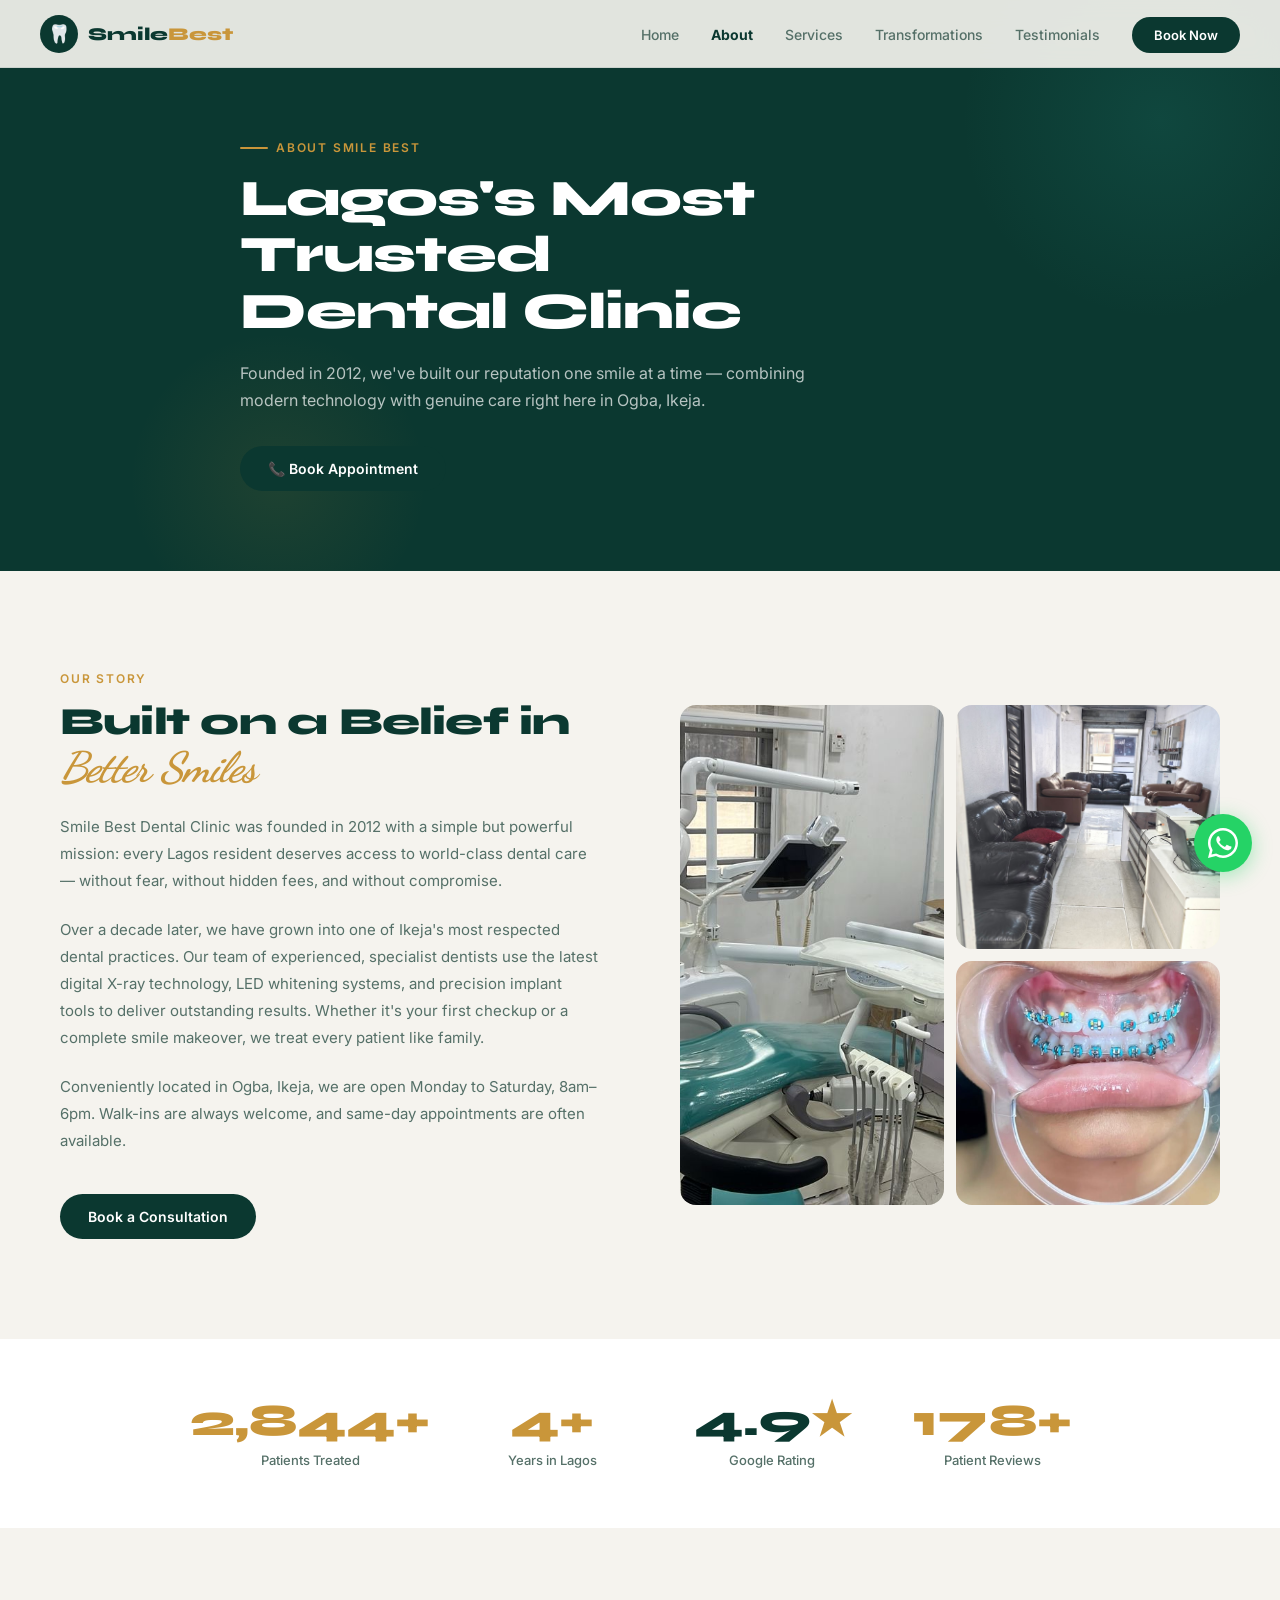
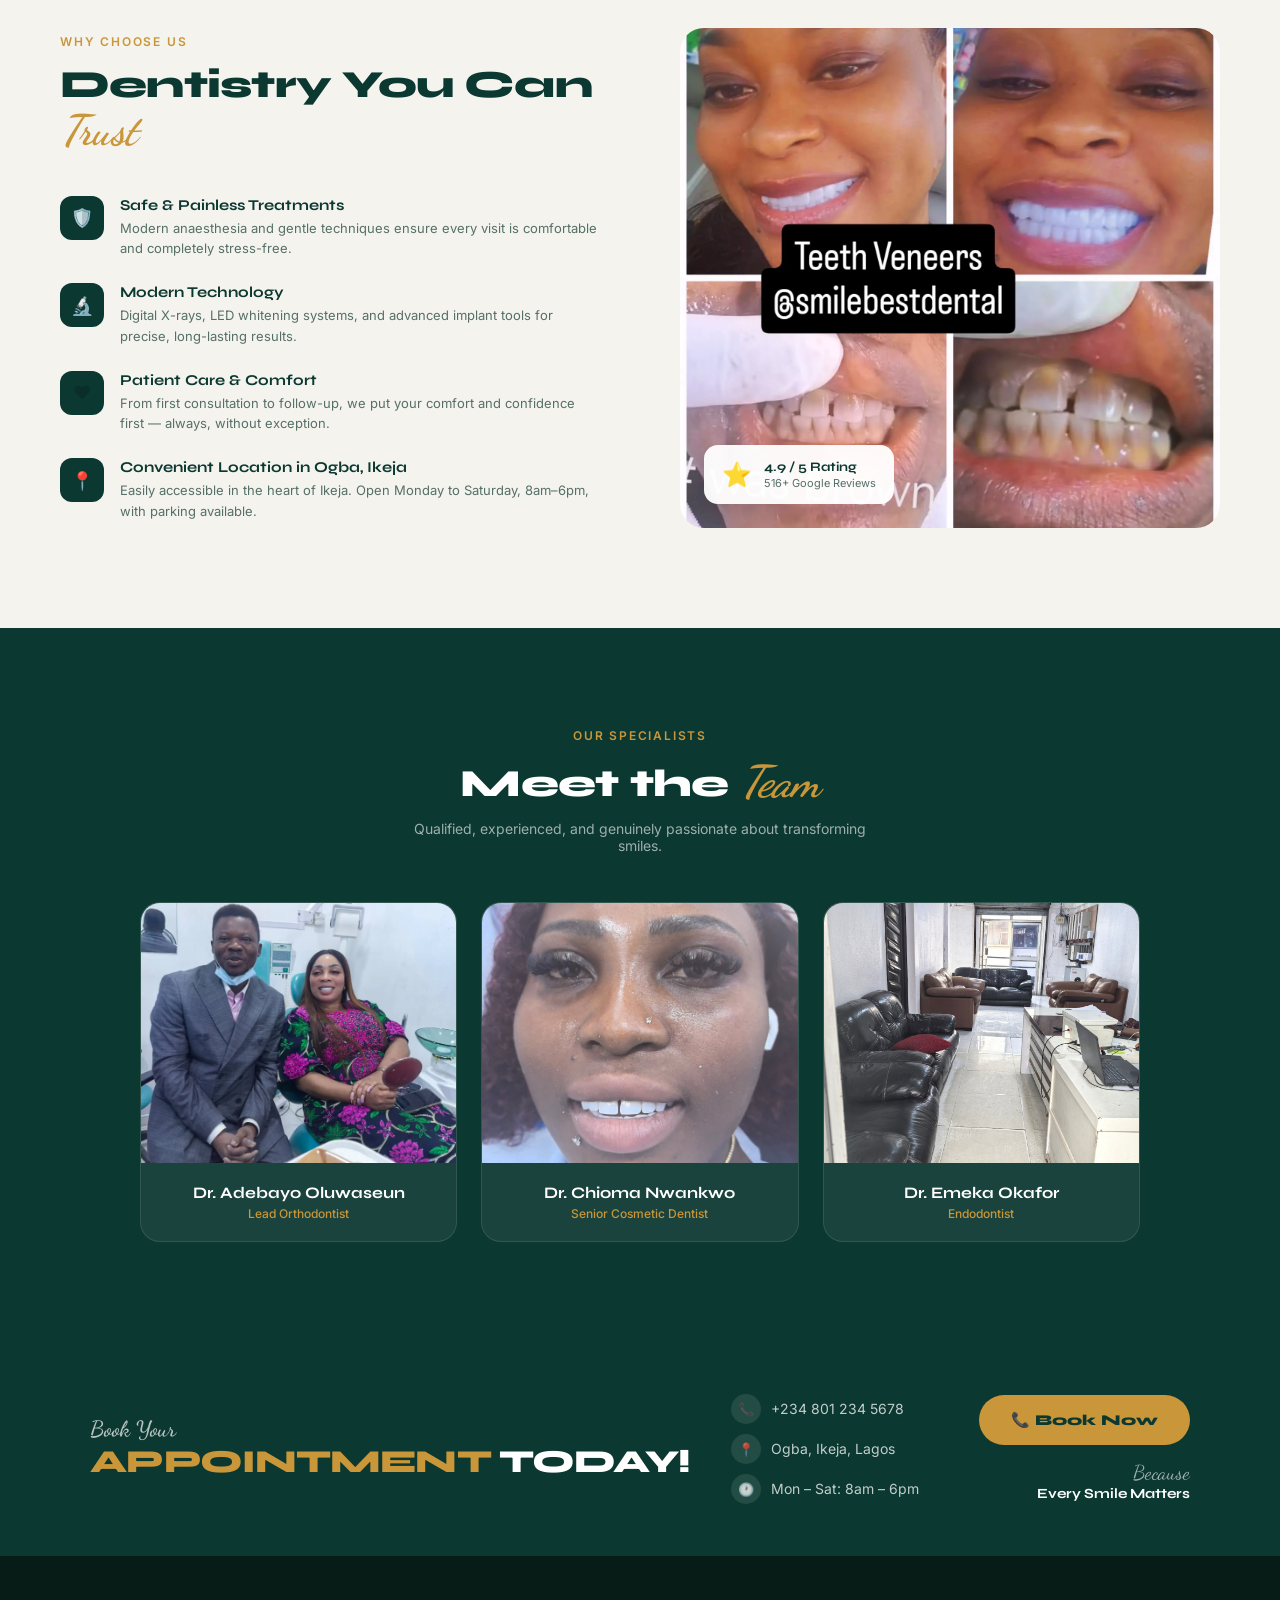
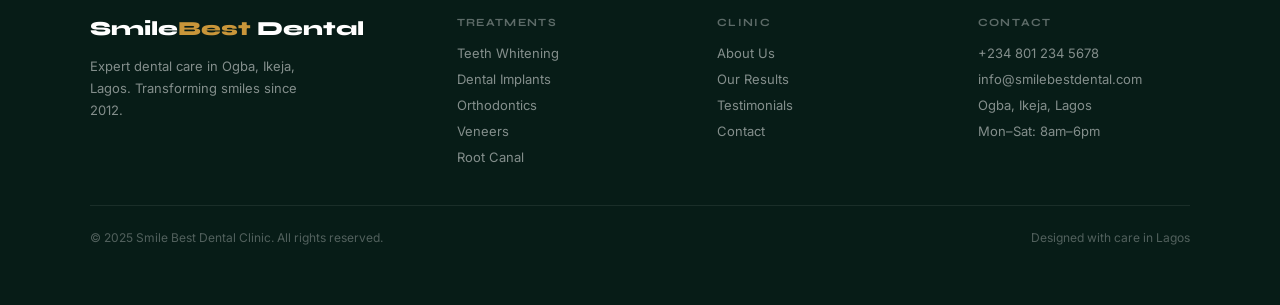
<file: about.html>
<!DOCTYPE html>
<html lang="en">
<head>
  <meta charset="UTF-8" />
  <meta name="viewport" content="width=device-width, initial-scale=1.0" />
  <meta name="theme-color" content="#0B3830" />
  <title>About Us | Smile Best Dental Clinic — Ogba, Ikeja, Lagos</title>
  <meta name="description" content="Learn about Smile Best Dental Clinic — founded in 2012, Lagos's most trusted dental practice in Ogba, Ikeja. Meet our expert team of dentists." />
  <link rel="preconnect" href="https://fonts.googleapis.com" />
  <link rel="preconnect" href="https://fonts.gstatic.com" crossorigin />
  <link href="https://fonts.googleapis.com/css2?family=Dancing+Script:wght@600;700&family=Syne:wght@700;800&family=Inter:wght@300;400;500;600&display=swap" rel="stylesheet" />
  <link rel="stylesheet" href="style.css" />
</head>
<body>

<!-- NAV -->
<nav class="nav">
  <a class="nav-logo" href="index.html">
    <div class="nav-logo-icon">🦷</div>
    <div class="nav-logo-text">Smile<span>Best</span></div>
  </a>
  <ul class="nav-links">
    <li><a href="index.html">Home</a></li>
    <li><a href="about.html" class="active">About</a></li>
    <li><a href="services.html">Services</a></li>
    <li><a href="transformations.html">Transformations</a></li>
    <li><a href="testimonials.html">Testimonials</a></li>
    <li><a href="contact.html" class="nav-cta">Book Now</a></li>
  </ul>
  <button class="nav-burger" onclick="document.querySelector('.mobile-menu').classList.add('open')" aria-label="Menu">
    <span></span><span></span><span></span>
  </button>
</nav>

<div class="mobile-menu">
  <button class="mobile-close" onclick="document.querySelector('.mobile-menu').classList.remove('open')">✕</button>
  <a href="index.html" onclick="document.querySelector('.mobile-menu').classList.remove('open')">Home</a>
  <a href="about.html" onclick="document.querySelector('.mobile-menu').classList.remove('open')">About</a>
  <a href="services.html" onclick="document.querySelector('.mobile-menu').classList.remove('open')">Services</a>
  <a href="transformations.html" onclick="document.querySelector('.mobile-menu').classList.remove('open')">Transformations</a>
  <a href="testimonials.html" onclick="document.querySelector('.mobile-menu').classList.remove('open')">Testimonials</a>
  <a href="contact.html" onclick="document.querySelector('.mobile-menu').classList.remove('open')">Book Now</a>
</div>

<!-- PAGE HERO -->
<section class="page-hero">
  <div class="page-hero-inner">
    <div class="page-hero-label">About Smile Best</div>
    <h1>Lagos's Most Trusted<br>Dental Clinic</h1>
    <p class="page-hero-sub">Founded in 2012, we've built our reputation one smile at a time — combining modern technology with genuine care right here in Ogba, Ikeja.</p>
    <a href="#" class="btn-primary" style="display:inline-flex;" onclick="openModal(event)">📞 Book Appointment</a>
  </div>
</section>

<!-- OUR STORY -->
<section class="about-section">
  <div class="about-grid">
    <div class="about-content">
      <div class="about-label fade-up">Our Story</div>
      <h2 class="about-title fade-up">
        Built on a Belief in <em>Better Smiles</em>
      </h2>
      <p class="about-body fade-up">
        Smile Best Dental Clinic was founded in 2012 with a simple but powerful mission: every Lagos resident deserves access to world-class dental care — without fear, without hidden fees, and without compromise.
      </p>
      <p class="about-body fade-up" style="margin-top:-10px;">
        Over a decade later, we have grown into one of Ikeja's most respected dental practices. Our team of experienced, specialist dentists use the latest digital X-ray technology, LED whitening systems, and precision implant tools to deliver outstanding results. Whether it's your first checkup or a complete smile makeover, we treat every patient like family.
      </p>
      <p class="about-body fade-up" style="margin-top:-10px;">
        Conveniently located in Ogba, Ikeja, we are open Monday to Saturday, 8am–6pm. Walk-ins are always welcome, and same-day appointments are often available.
      </p>
      <a href="#" class="btn-primary fade-up" style="display:inline-flex;margin-top:8px;" onclick="openModal(event)">Book a Consultation</a>
    </div>
    <div class="about-photos fade-up delay-2">
      <div class="about-photo ap-1"><img src="unnamed.jpg" alt="Smile Best patient" /></div>
      <div class="about-photo ap-2"><img src="unnamed (1).jpg" alt="Clinic interior" /></div>
      <div class="about-photo ap-3"><img src="DGwxJEJIN9Y-01.jpg" alt="Smile results" /></div>
    </div>
  </div>
</section>

<!-- STATS BAR -->
<div class="stats-bar">
  <div class="stats-bar-inner">
    <div class="fade-up">
      <div class="stat-item-n"><span data-target="8000">0</span><span>+</span></div>
      <div class="stat-item-l">Patients Treated</div>
    </div>
    <div class="fade-up delay-1">
      <div class="stat-item-n"><span data-target="12">0</span><span>+</span></div>
      <div class="stat-item-l">Years in Lagos</div>
    </div>
    <div class="fade-up delay-2">
      <div class="stat-item-n">4.9<span style="color:var(--gold);">★</span></div>
      <div class="stat-item-l">Google Rating</div>
    </div>
    <div class="fade-up delay-3">
      <div class="stat-item-n"><span data-target="516">0</span><span>+</span></div>
      <div class="stat-item-l">Patient Reviews</div>
    </div>
  </div>
</div>

<!-- WHY CHOOSE US -->
<section class="why-section">
  <div class="why-grid">
    <div>
      <div class="about-label fade-up">Why Choose Us</div>
      <h2 class="about-title fade-up">
        Dentistry You Can <em>Trust</em>
      </h2>
      <div class="why-features">
        <div class="why-feature fade-up">
          <div class="why-feature-icon">🛡️</div>
          <div class="why-feature-text">
            <h4>Safe &amp; Painless Treatments</h4>
            <p>Modern anaesthesia and gentle techniques ensure every visit is comfortable and completely stress-free.</p>
          </div>
        </div>
        <div class="why-feature fade-up delay-1">
          <div class="why-feature-icon">🔬</div>
          <div class="why-feature-text">
            <h4>Modern Technology</h4>
            <p>Digital X-rays, LED whitening systems, and advanced implant tools for precise, long-lasting results.</p>
          </div>
        </div>
        <div class="why-feature fade-up delay-2">
          <div class="why-feature-icon">❤️</div>
          <div class="why-feature-text">
            <h4>Patient Care &amp; Comfort</h4>
            <p>From first consultation to follow-up, we put your comfort and confidence first — always, without exception.</p>
          </div>
        </div>
        <div class="why-feature fade-up delay-3">
          <div class="why-feature-icon">📍</div>
          <div class="why-feature-text">
            <h4>Convenient Location in Ogba, Ikeja</h4>
            <p>Easily accessible in the heart of Ikeja. Open Monday to Saturday, 8am–6pm, with parking available.</p>
          </div>
        </div>
      </div>
    </div>
    <div class="why-image fade-up delay-1">
      <img src="DZ3J4CJx2XF.webp" alt="Modern dental clinic" />
      <div class="why-image-badge">
        <span class="why-badge-icon">⭐</span>
        <div class="why-badge-text">
          4.9 / 5 Rating
          <span>516+ Google Reviews</span>
        </div>
      </div>
    </div>
  </div>
</section>

<!-- TEAM -->
<section class="team-section">
  <div class="section-header" style="margin-bottom:48px;">
    <div class="section-label fade-up">Our Specialists</div>
    <h2 class="section-title fade-up">Meet the <em>Team</em></h2>
    <p style="font-size:14px;color:rgba(255,255,255,0.6);margin-top:12px;max-width:480px;margin-left:auto;margin-right:auto;" class="fade-up">Qualified, experienced, and genuinely passionate about transforming smiles.</p>
  </div>
  <div class="team-grid">
    <div class="team-card fade-up">
      <div class="team-photo">
        <img src="DZ3XBHFMQHT.webp" alt="Dr. Adebayo Oluwaseun" />
      </div>
      <div class="team-info">
        <div class="team-name">Dr. Adebayo Oluwaseun</div>
        <div class="team-role">Lead Orthodontist</div>
      </div>
    </div>
    <div class="team-card fade-up delay-1">
      <div class="team-photo">
        <img src="DPkJQpwkSpM-04.jpg" alt="Dr. Chioma Nwankwo" />
      </div>
      <div class="team-info">
        <div class="team-name">Dr. Chioma Nwankwo</div>
        <div class="team-role">Senior Cosmetic Dentist</div>
      </div>
    </div>
    <div class="team-card fade-up delay-2">
      <div class="team-photo">
        <img src="unnamed (1).jpg" alt="Dr. Emeka Okafor" />
      </div>
      <div class="team-info">
        <div class="team-name">Dr. Emeka Okafor</div>
        <div class="team-role">Endodontist</div>
      </div>
    </div>
  </div>
</section>

<!-- CTA BAR -->
<div class="cta-bar">
  <div class="cta-bar-inner">
    <div class="cta-bar-left">
      <div class="cta-bar-script">Book Your</div>
      <div class="cta-bar-main"><span>APPOINTMENT</span> TODAY!</div>
    </div>
    <div class="cta-bar-contacts">
      <div class="cta-contact-row">
        <div class="cta-contact-icon">📞</div>
        +234 801 234 5678
      </div>
      <div class="cta-contact-row">
        <div class="cta-contact-icon">📍</div>
        Ogba, Ikeja, Lagos
      </div>
      <div class="cta-contact-row">
        <div class="cta-contact-icon">🕐</div>
        Mon – Sat: 8am – 6pm
      </div>
    </div>
    <div class="cta-bar-right">
      <a href="contact.html" class="cta-bar-btn">📞 Book Now</a>
      <div class="cta-tagline">
        Because
        <strong>Every Smile Matters</strong>
      </div>
    </div>
  </div>
</div>

<!-- FOOTER -->
<footer class="footer">
  <div class="footer-inner">
    <div class="footer-brand">
      <div class="footer-logo">Smile<span>Best</span> Dental</div>
      <p class="footer-desc">Expert dental care in Ogba, Ikeja, Lagos. Transforming smiles since 2012.</p>
    </div>
    <div>
      <div class="footer-col-title">Treatments</div>
      <ul class="footer-links">
        <li><a href="services.html">Teeth Whitening</a></li>
        <li><a href="services.html">Dental Implants</a></li>
        <li><a href="services.html">Orthodontics</a></li>
        <li><a href="services.html">Veneers</a></li>
        <li><a href="services.html">Root Canal</a></li>
      </ul>
    </div>
    <div>
      <div class="footer-col-title">Clinic</div>
      <ul class="footer-links">
        <li><a href="about.html">About Us</a></li>
        <li><a href="transformations.html">Our Results</a></li>
        <li><a href="testimonials.html">Testimonials</a></li>
        <li><a href="contact.html">Contact</a></li>
      </ul>
    </div>
    <div>
      <div class="footer-col-title">Contact</div>
      <ul class="footer-links">
        <li>+234 801 234 5678</li>
        <li>info@smilebestdental.com</li>
        <li>Ogba, Ikeja, Lagos</li>
        <li>Mon–Sat: 8am–6pm</li>
      </ul>
    </div>
  </div>
  <div class="footer-bottom">
    <span>© 2025 Smile Best Dental Clinic. All rights reserved.</span>
    <span>Designed with care in Lagos</span>
  </div>
</footer>

<!-- WHATSAPP FLOAT -->
<div class="whatsapp-float">
  <span class="whatsapp-tooltip">Chat on WhatsApp</span>
  <a class="whatsapp-bubble" href="https://wa.me/2348012345678?text=Hello%20Smile%20Best%20Dental%2C%20I%20would%20like%20to%20book%20an%20appointment." target="_blank" rel="noopener" aria-label="Chat on WhatsApp">
    <svg viewBox="0 0 32 32" xmlns="http://www.w3.org/2000/svg"><path d="M16 0C7.163 0 0 7.163 0 16c0 2.822.737 5.469 2.027 7.774L0 32l8.473-2.001A15.938 15.938 0 0 0 16 32c8.837 0 16-7.163 16-16S24.837 0 16 0zm0 29.333a13.27 13.27 0 0 1-6.771-1.852l-.485-.29-5.029 1.187 1.213-4.906-.317-.503A13.272 13.272 0 0 1 2.667 16C2.667 8.636 8.636 2.667 16 2.667S29.333 8.636 29.333 16 23.364 29.333 16 29.333zm7.261-9.961c-.398-.199-2.354-1.162-2.719-1.295-.365-.133-.631-.199-.897.199-.266.398-1.029 1.295-1.261 1.561-.232.266-.465.299-.863.1-.398-.199-1.681-.619-3.203-1.975-1.183-1.055-1.982-2.358-2.214-2.756-.232-.398-.025-.613.174-.811.179-.178.398-.465.597-.698.199-.232.266-.398.398-.664.133-.266.066-.498-.033-.697-.1-.199-.897-2.162-1.229-2.96-.324-.778-.653-.672-.897-.684l-.764-.013c-.266 0-.697.1-.1063.498-.365.398-1.394 1.362-1.394 3.322s1.427 3.853 1.626 4.119c.199.266 2.808 4.285 6.805 6.009.951.411 1.693.656 2.271.839.954.303 1.823.260 2.509.158.765-.114 2.354-.963 2.686-1.893.332-.930.332-1.727.232-1.893-.099-.166-.365-.266-.763-.465z"/></svg>
  </a>
</div>

<!-- BOOKING MODAL -->
<div class="modal-overlay" id="bookingModal" onclick="if(event.target===this)closeModal()">
  <div class="modal-box">
    <button class="modal-close" onclick="closeModal()">✕</button>
    <div class="modal-title">Book an Appointment</div>
    <div class="modal-sub">Fill in your details and we'll confirm within 1 hour</div>
    <form class="modal-form" onsubmit="submitBooking(event)">
      <div class="form-row">
        <div class="form-field">
          <label>First Name</label>
          <input type="text" placeholder="e.g. Amaka" required />
        </div>
        <div class="form-field">
          <label>Last Name</label>
          <input type="text" placeholder="e.g. Okonkwo" required />
        </div>
      </div>
      <div class="form-field">
        <label>Phone Number</label>
        <input type="tel" placeholder="+234 801 234 5678" required />
      </div>
      <div class="form-field">
        <label>Treatment</label>
        <select required>
          <option value="" disabled selected>Select a treatment</option>
          <option>General Dentistry</option>
          <option>Teeth Whitening</option>
          <option>Cosmetic Dentistry</option>
          <option>Dental Implants</option>
          <option>Porcelain Veneers</option>
          <option>Root Canal Treatment</option>
          <option>Braces &amp; Aligners</option>
        </select>
      </div>
      <div class="form-field">
        <label>Preferred Date</label>
        <input type="date" required />
      </div>
      <button type="submit" class="form-submit">Confirm Appointment →</button>
      <p class="form-note">📞 Or call us directly: <strong>+234 801 234 5678</strong></p>
    </form>
  </div>
</div>

<script>
  const revealObs = new IntersectionObserver(entries => {
    entries.forEach(e => { if (e.isIntersecting) { e.target.classList.add('visible'); revealObs.unobserve(e.target); } });
  }, { threshold: 0.12 });
  document.querySelectorAll('.fade-up').forEach(el => revealObs.observe(el));

  function animateCount(el) {
    const target = parseInt(el.dataset.target);
    const duration = 1800;
    const step = target / (duration / 16);
    let current = 0;
    const timer = setInterval(() => {
      current = Math.min(current + step, target);
      el.textContent = Math.floor(current).toLocaleString();
      if (current >= target) clearInterval(timer);
    }, 16);
  }
  const countObs = new IntersectionObserver(entries => {
    entries.forEach(e => { if (e.isIntersecting) { animateCount(e.target); countObs.unobserve(e.target); } });
  }, { threshold: 0.5 });
  document.querySelectorAll('[data-target]').forEach(el => countObs.observe(el));

  function openModal(e) { e && e.preventDefault(); document.getElementById('bookingModal').classList.add('open'); document.body.style.overflow = 'hidden'; }
  function closeModal() { document.getElementById('bookingModal').classList.remove('open'); document.body.style.overflow = ''; }
  document.addEventListener('keydown', e => { if (e.key === 'Escape') closeModal(); });

  function submitBooking(e) {
    e.preventDefault();
    const btn = e.target.querySelector('.form-submit');
    btn.textContent = '✓ Appointment Requested!';
    btn.style.background = 'var(--teal-mid)';
    setTimeout(closeModal, 1800);
  }

  const dateInput = document.querySelector('input[type="date"]');
  if (dateInput) dateInput.min = new Date().toISOString().split('T')[0];
</script>
</body>
</html>
</file>
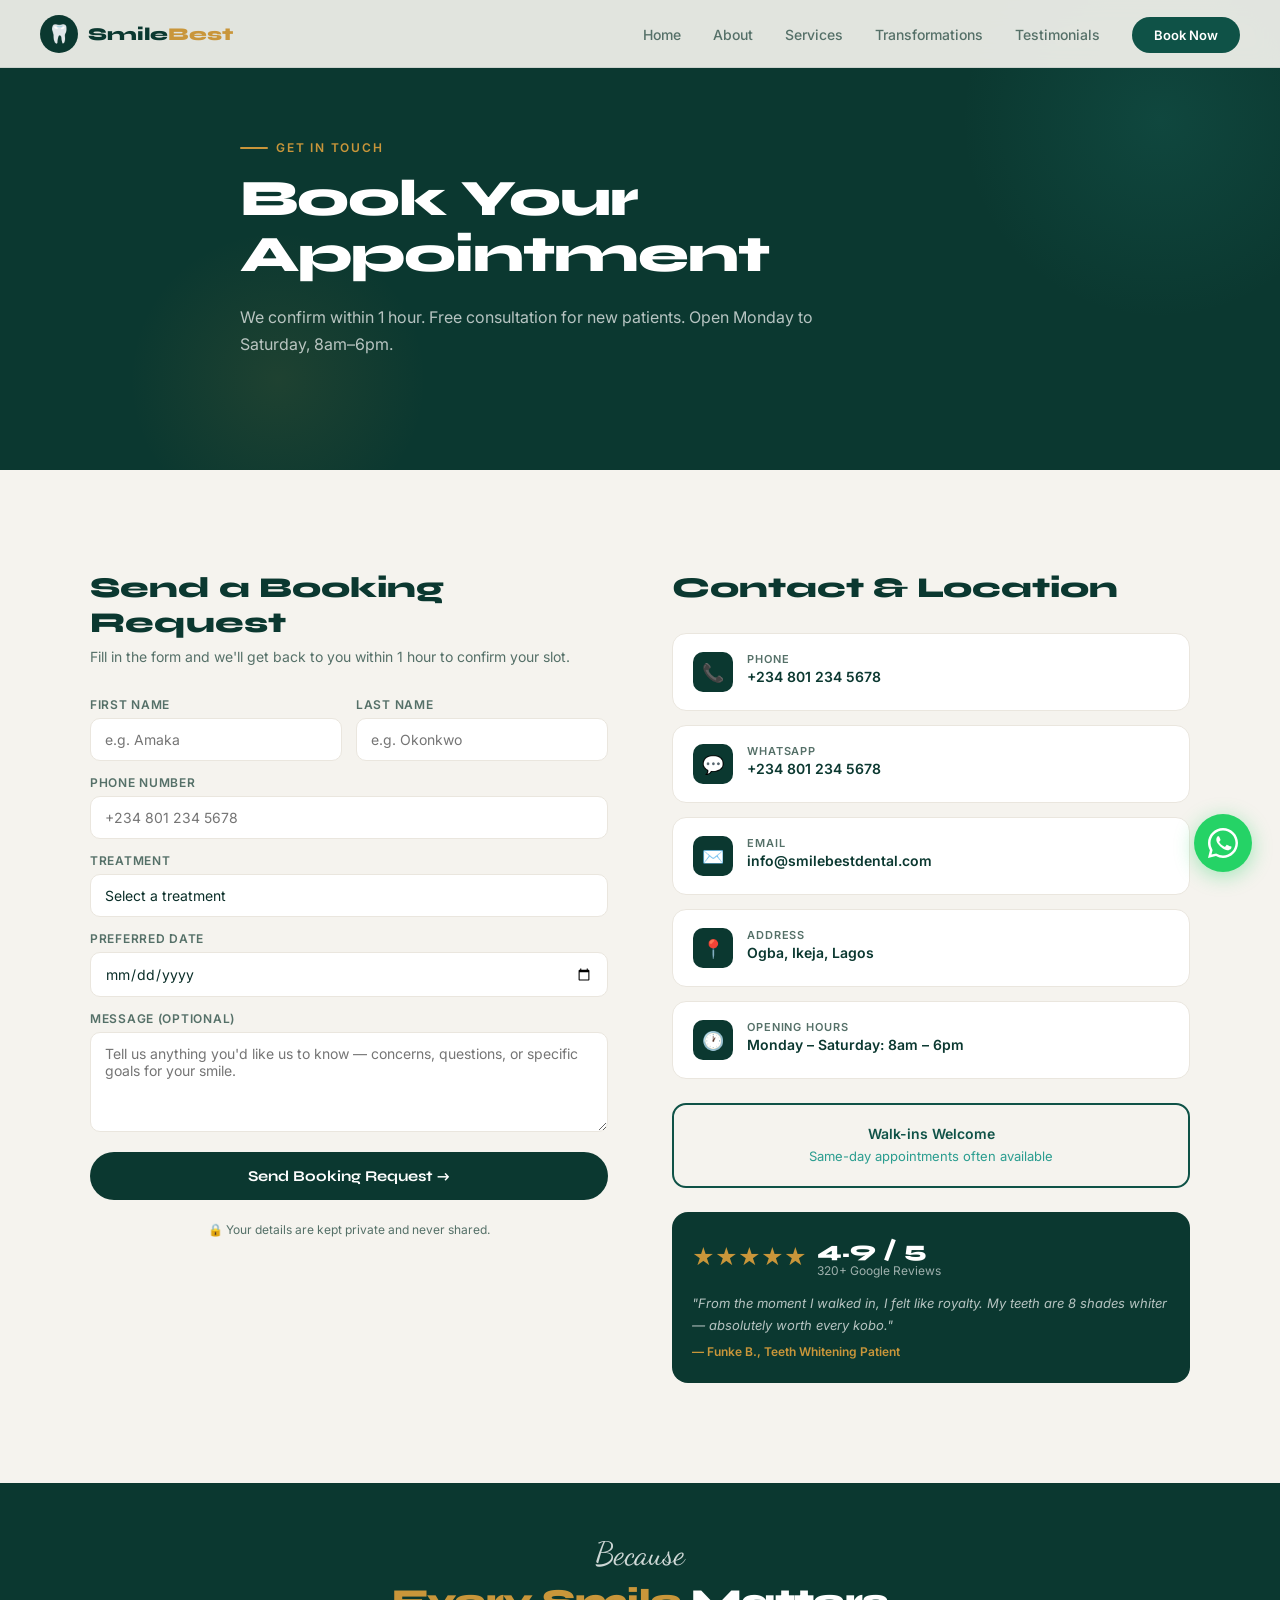
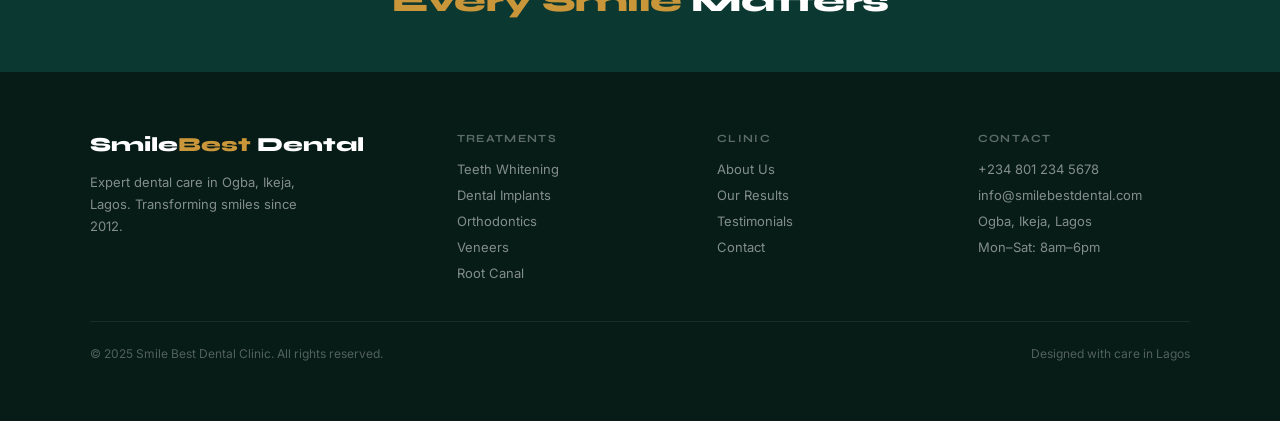
<file: contact.html>
<!DOCTYPE html>
<html lang="en">
<head>
  <meta charset="UTF-8" />
  <meta name="viewport" content="width=device-width, initial-scale=1.0" />
  <meta name="theme-color" content="#0B3830" />
  <title>Book Appointment | Smile Best Dental Clinic — Ogba, Ikeja, Lagos</title>
  <meta name="description" content="Book your dental appointment at Smile Best Dental Clinic in Ogba, Ikeja, Lagos. Free consultation for new patients. We confirm within 1 hour. Call +234 801 234 5678." />
  <link rel="preconnect" href="https://fonts.googleapis.com" />
  <link rel="preconnect" href="https://fonts.gstatic.com" crossorigin />
  <link href="https://fonts.googleapis.com/css2?family=Dancing+Script:wght@600;700&family=Syne:wght@700;800&family=Inter:wght@300;400;500;600&display=swap" rel="stylesheet" />
  <link rel="stylesheet" href="style.css" />
</head>
<body>

<!-- NAV -->
<nav class="nav">
  <a class="nav-logo" href="index.html">
    <div class="nav-logo-icon">🦷</div>
    <div class="nav-logo-text">Smile<span>Best</span></div>
  </a>
  <ul class="nav-links">
    <li><a href="index.html">Home</a></li>
    <li><a href="about.html">About</a></li>
    <li><a href="services.html">Services</a></li>
    <li><a href="transformations.html">Transformations</a></li>
    <li><a href="testimonials.html">Testimonials</a></li>
    <li><a href="contact.html" class="nav-cta active" style="background:var(--teal);">Book Now</a></li>
  </ul>
  <button class="nav-burger" onclick="document.querySelector('.mobile-menu').classList.add('open')" aria-label="Menu">
    <span></span><span></span><span></span>
  </button>
</nav>

<div class="mobile-menu">
  <button class="mobile-close" onclick="document.querySelector('.mobile-menu').classList.remove('open')">✕</button>
  <a href="index.html" onclick="document.querySelector('.mobile-menu').classList.remove('open')">Home</a>
  <a href="about.html" onclick="document.querySelector('.mobile-menu').classList.remove('open')">About</a>
  <a href="services.html" onclick="document.querySelector('.mobile-menu').classList.remove('open')">Services</a>
  <a href="transformations.html" onclick="document.querySelector('.mobile-menu').classList.remove('open')">Transformations</a>
  <a href="testimonials.html" onclick="document.querySelector('.mobile-menu').classList.remove('open')">Testimonials</a>
  <a href="contact.html" onclick="document.querySelector('.mobile-menu').classList.remove('open')">Book Now</a>
</div>

<!-- PAGE HERO -->
<section class="page-hero">
  <div class="page-hero-inner">
    <div class="page-hero-label">Get In Touch</div>
    <h1>Book Your<br>Appointment</h1>
    <p class="page-hero-sub">We confirm within 1 hour. Free consultation for new patients. Open Monday to Saturday, 8am–6pm.</p>
  </div>
</section>

<!-- CONTACT SPLIT -->
<section class="contact-section">
  <div class="contact-grid">
    <!-- LEFT: Booking Form -->
    <div class="contact-form-wrap">
      <h2 class="fade-up">Send a Booking Request</h2>
      <p class="sub fade-up">Fill in the form and we'll get back to you within 1 hour to confirm your slot.</p>
      <form class="contact-form fade-up delay-1" id="contactForm" onsubmit="submitContactForm(event)">
        <div class="form-row">
          <div class="form-field">
            <label>First Name</label>
            <input type="text" placeholder="e.g. Amaka" required />
          </div>
          <div class="form-field">
            <label>Last Name</label>
            <input type="text" placeholder="e.g. Okonkwo" required />
          </div>
        </div>
        <div class="form-field">
          <label>Phone Number</label>
          <input type="tel" placeholder="+234 801 234 5678" required />
        </div>
        <div class="form-field">
          <label>Treatment</label>
          <select required>
            <option value="" disabled selected>Select a treatment</option>
            <option>General Dentistry</option>
            <option>Teeth Whitening</option>
            <option>Cosmetic Dentistry</option>
            <option>Dental Implants</option>
            <option>Porcelain Veneers</option>
            <option>Root Canal Treatment</option>
            <option>Braces &amp; Aligners</option>
            <option>Not sure — need advice</option>
          </select>
        </div>
        <div class="form-field">
          <label>Preferred Date</label>
          <input type="date" id="prefDate" required />
        </div>
        <div class="form-field">
          <label>Message (Optional)</label>
          <textarea placeholder="Tell us anything you'd like us to know — concerns, questions, or specific goals for your smile."></textarea>
        </div>
        <button type="submit" class="form-submit">Send Booking Request →</button>
        <p style="text-align:center;font-size:12px;color:var(--text-muted);margin-top:8px;">🔒 Your details are kept private and never shared.</p>
      </form>
      <div class="form-success" id="formSuccess">
        ✓ Thank you! We've received your request and will confirm your appointment within 1 hour.
      </div>
    </div>

    <!-- RIGHT: Contact Info -->
    <div class="contact-info-wrap fade-up delay-1">
      <h2>Contact &amp; Location</h2>
      <div class="contact-info-cards">
        <div class="contact-info-card">
          <div class="contact-info-icon">📞</div>
          <div>
            <div class="contact-info-label">Phone</div>
            <div class="contact-info-value"><a href="tel:+2348012345678">+234 801 234 5678</a></div>
          </div>
        </div>
        <div class="contact-info-card">
          <div class="contact-info-icon">💬</div>
          <div>
            <div class="contact-info-label">WhatsApp</div>
            <div class="contact-info-value"><a href="https://wa.me/2348012345678?text=Hello%20Smile%20Best%20Dental%2C%20I%20would%20like%20to%20book%20an%20appointment." target="_blank" rel="noopener">+234 801 234 5678</a></div>
          </div>
        </div>
        <div class="contact-info-card">
          <div class="contact-info-icon">✉️</div>
          <div>
            <div class="contact-info-label">Email</div>
            <div class="contact-info-value"><a href="mailto:info@smilebestdental.com">info@smilebestdental.com</a></div>
          </div>
        </div>
        <div class="contact-info-card">
          <div class="contact-info-icon">📍</div>
          <div>
            <div class="contact-info-label">Address</div>
            <div class="contact-info-value">Ogba, Ikeja, Lagos</div>
          </div>
        </div>
        <div class="contact-info-card">
          <div class="contact-info-icon">🕐</div>
          <div>
            <div class="contact-info-label">Opening Hours</div>
            <div class="contact-info-value">Monday – Saturday: 8am – 6pm</div>
          </div>
        </div>
      </div>
      <div class="contact-walkin">
        Walk-ins Welcome<br>
        <span style="font-size:13px;font-weight:400;color:var(--teal-mid);">Same-day appointments often available</span>
      </div>

      <!-- Mini trust block -->
      <div style="margin-top:24px;background:var(--dark);border-radius:16px;padding:24px 20px;color:var(--white);">
        <div style="display:flex;align-items:center;gap:10px;margin-bottom:14px;">
          <span style="font-size:22px;color:var(--gold);">★★★★★</span>
          <div>
            <div style="font-family:'Syne',sans-serif;font-weight:800;font-size:1.4rem;">4.9 / 5</div>
            <div style="font-size:12px;color:rgba(255,255,255,0.6);">320+ Google Reviews</div>
          </div>
        </div>
        <p style="font-size:13px;color:rgba(255,255,255,0.7);line-height:1.7;font-style:italic;">"From the moment I walked in, I felt like royalty. My teeth are 8 shades whiter — absolutely worth every kobo."</p>
        <p style="font-size:12px;color:var(--gold);margin-top:8px;font-weight:600;">— Funke B., Teeth Whitening Patient</p>
      </div>
    </div>
  </div>
</section>

<!-- CTA BAR SIMPLE -->
<div class="cta-bar-simple">
  <div class="cta-bar-simple-text">Because</div>
  <div class="cta-bar-simple-main"><span>Every Smile</span> Matters</div>
</div>

<!-- FOOTER -->
<footer class="footer">
  <div class="footer-inner">
    <div class="footer-brand">
      <div class="footer-logo">Smile<span>Best</span> Dental</div>
      <p class="footer-desc">Expert dental care in Ogba, Ikeja, Lagos. Transforming smiles since 2012.</p>
    </div>
    <div>
      <div class="footer-col-title">Treatments</div>
      <ul class="footer-links">
        <li><a href="services.html">Teeth Whitening</a></li>
        <li><a href="services.html">Dental Implants</a></li>
        <li><a href="services.html">Orthodontics</a></li>
        <li><a href="services.html">Veneers</a></li>
        <li><a href="services.html">Root Canal</a></li>
      </ul>
    </div>
    <div>
      <div class="footer-col-title">Clinic</div>
      <ul class="footer-links">
        <li><a href="about.html">About Us</a></li>
        <li><a href="transformations.html">Our Results</a></li>
        <li><a href="testimonials.html">Testimonials</a></li>
        <li><a href="contact.html">Contact</a></li>
      </ul>
    </div>
    <div>
      <div class="footer-col-title">Contact</div>
      <ul class="footer-links">
        <li>+234 801 234 5678</li>
        <li>info@smilebestdental.com</li>
        <li>Ogba, Ikeja, Lagos</li>
        <li>Mon–Sat: 8am–6pm</li>
      </ul>
    </div>
  </div>
  <div class="footer-bottom">
    <span>© 2025 Smile Best Dental Clinic. All rights reserved.</span>
    <span>Designed with care in Lagos</span>
  </div>
</footer>

<!-- WHATSAPP FLOAT -->
<div class="whatsapp-float">
  <span class="whatsapp-tooltip">Chat on WhatsApp</span>
  <a class="whatsapp-bubble" href="https://wa.me/2348012345678?text=Hello%20Smile%20Best%20Dental%2C%20I%20would%20like%20to%20book%20an%20appointment." target="_blank" rel="noopener" aria-label="Chat on WhatsApp">
    <svg viewBox="0 0 32 32" xmlns="http://www.w3.org/2000/svg"><path d="M16 0C7.163 0 0 7.163 0 16c0 2.822.737 5.469 2.027 7.774L0 32l8.473-2.001A15.938 15.938 0 0 0 16 32c8.837 0 16-7.163 16-16S24.837 0 16 0zm0 29.333a13.27 13.27 0 0 1-6.771-1.852l-.485-.29-5.029 1.187 1.213-4.906-.317-.503A13.272 13.272 0 0 1 2.667 16C2.667 8.636 8.636 2.667 16 2.667S29.333 8.636 29.333 16 23.364 29.333 16 29.333zm7.261-9.961c-.398-.199-2.354-1.162-2.719-1.295-.365-.133-.631-.199-.897.199-.266.398-1.029 1.295-1.261 1.561-.232.266-.465.299-.863.1-.398-.199-1.681-.619-3.203-1.975-1.183-1.055-1.982-2.358-2.214-2.756-.232-.398-.025-.613.174-.811.179-.178.398-.465.597-.698.199-.232.266-.398.398-.664.133-.266.066-.498-.033-.697-.1-.199-.897-2.162-1.229-2.96-.324-.778-.653-.672-.897-.684l-.764-.013c-.266 0-.697.1-.1063.498-.365.398-1.394 1.362-1.394 3.322s1.427 3.853 1.626 4.119c.199.266 2.808 4.285 6.805 6.009.951.411 1.693.656 2.271.839.954.303 1.823.260 2.509.158.765-.114 2.354-.963 2.686-1.893.332-.930.332-1.727.232-1.893-.099-.166-.365-.266-.763-.465z"/></svg>
  </a>
</div>

<script>
  const revealObs = new IntersectionObserver(entries => {
    entries.forEach(e => { if (e.isIntersecting) { e.target.classList.add('visible'); revealObs.unobserve(e.target); } });
  }, { threshold: 0.12 });
  document.querySelectorAll('.fade-up').forEach(el => revealObs.observe(el));

  function submitContactForm(e) {
    e.preventDefault();
    const form = document.getElementById('contactForm');
    const success = document.getElementById('formSuccess');
    form.style.display = 'none';
    success.style.display = 'block';
  }

  const dateInput = document.getElementById('prefDate');
  if (dateInput) dateInput.min = new Date().toISOString().split('T')[0];
</script>
</body>
</html>
</file>
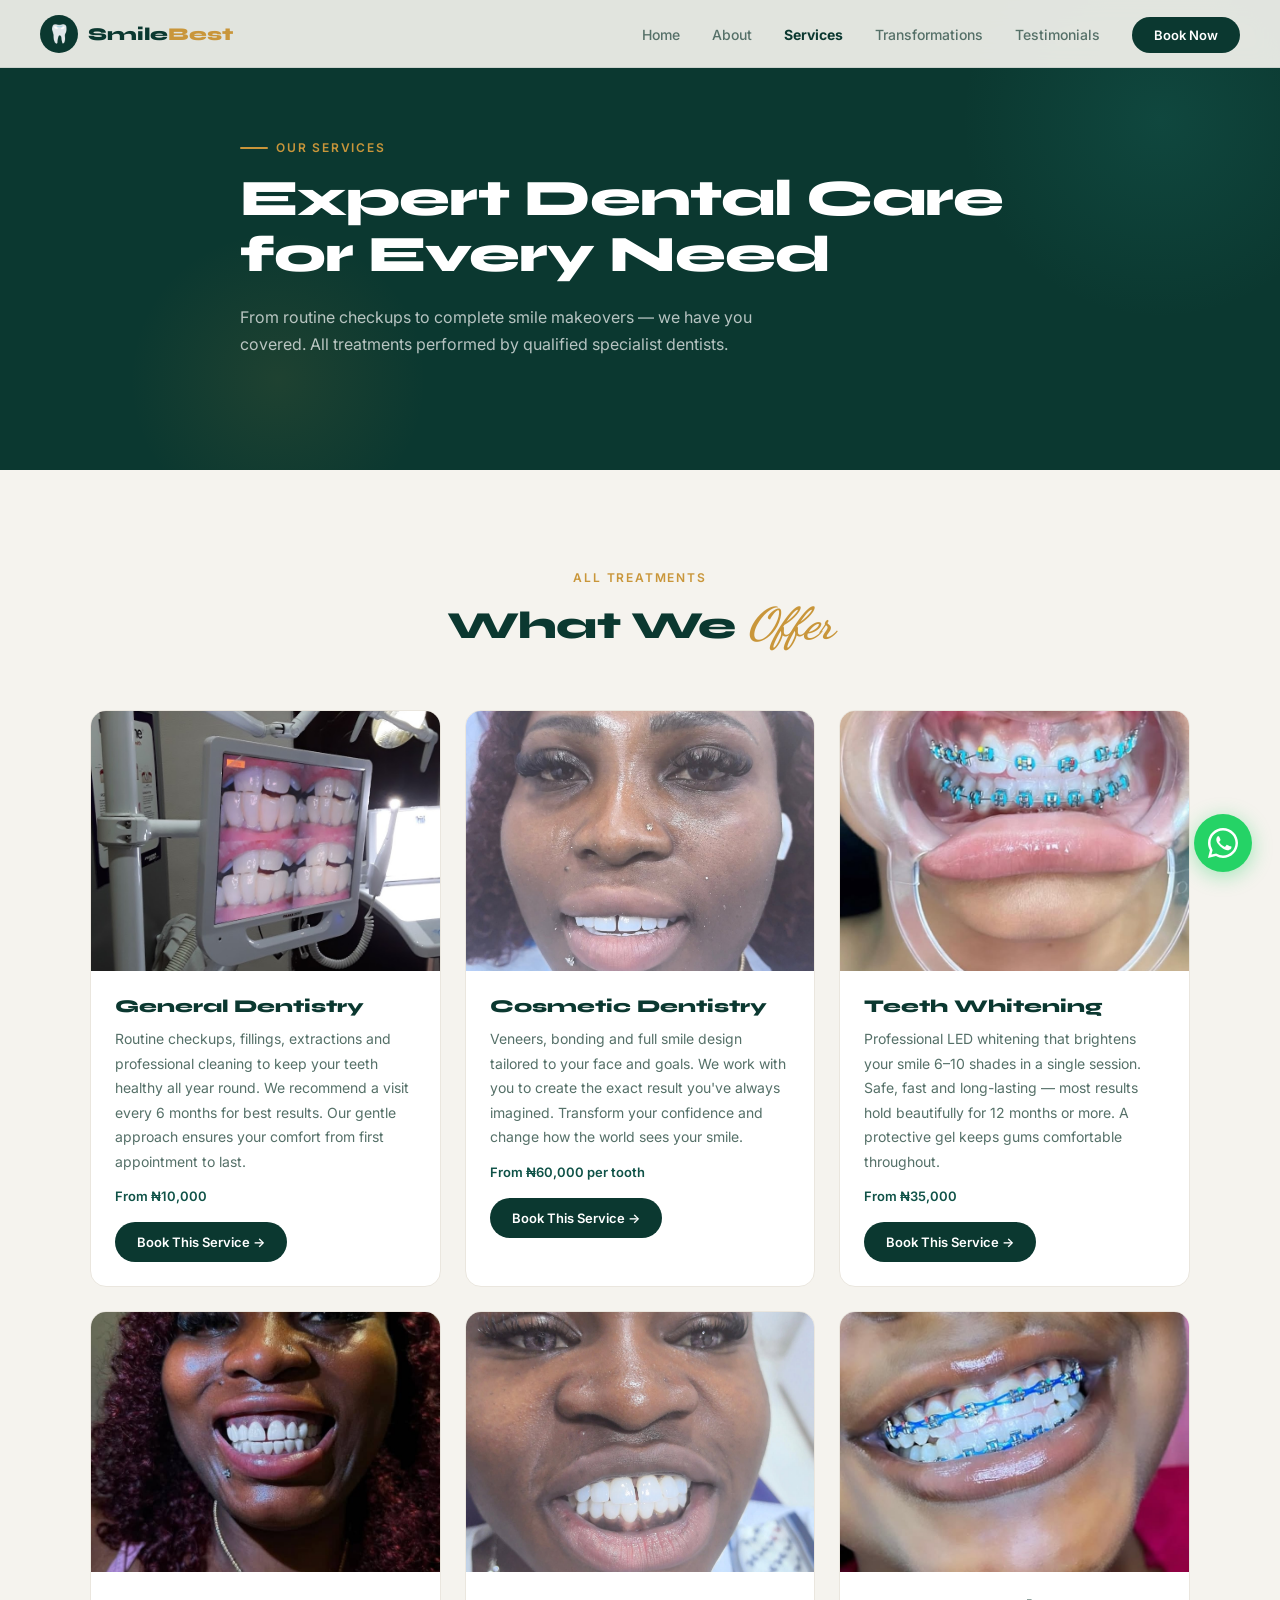
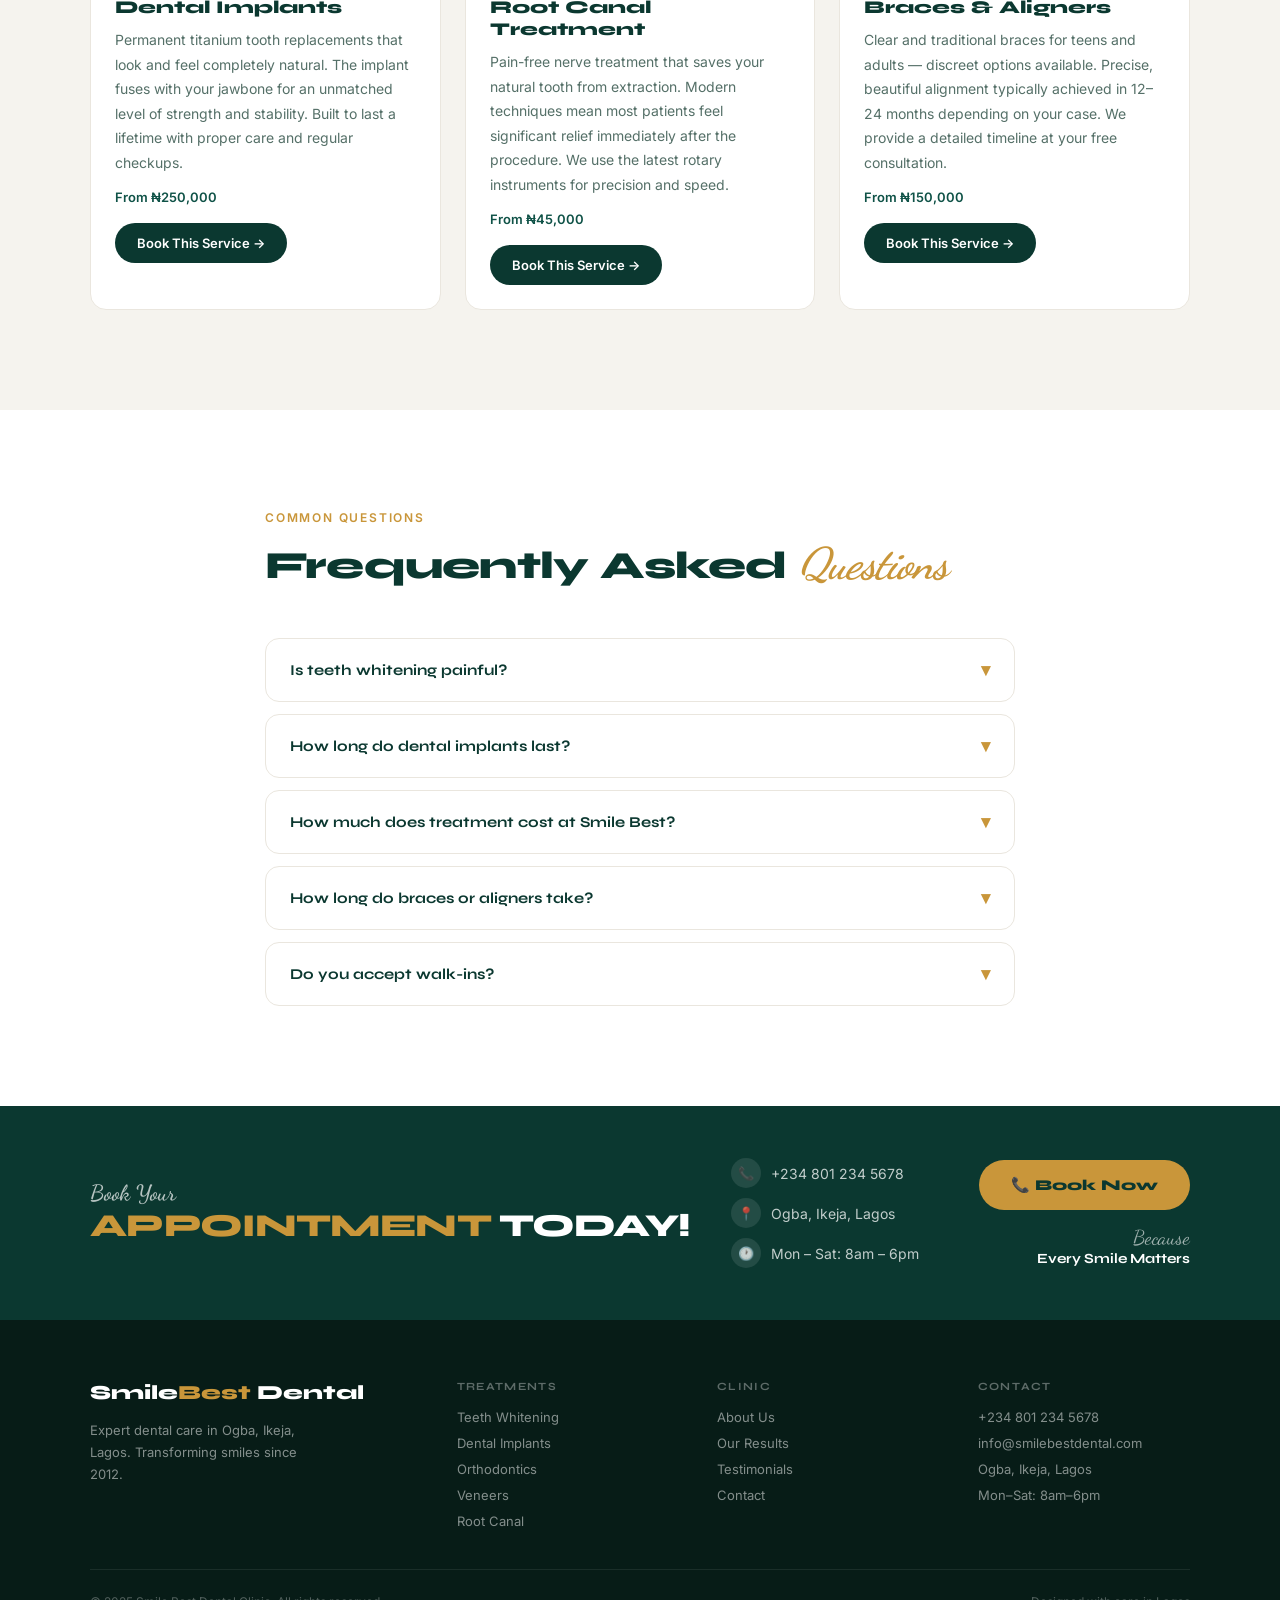
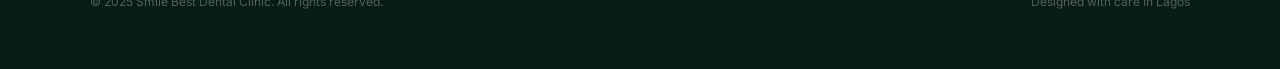
<file: services.html>
<!DOCTYPE html>
<html lang="en">
<head>
  <meta charset="UTF-8" />
  <meta name="viewport" content="width=device-width, initial-scale=1.0" />
  <meta name="theme-color" content="#0B3830" />
  <title>Services | Smile Best Dental Clinic — Teeth Whitening, Implants, Braces Lagos</title>
  <meta name="description" content="Expert dental services at Smile Best Dental Clinic: teeth whitening, implants, veneers, root canal, braces and general dentistry in Ogba, Ikeja, Lagos." />
  <link rel="preconnect" href="https://fonts.googleapis.com" />
  <link rel="preconnect" href="https://fonts.gstatic.com" crossorigin />
  <link href="https://fonts.googleapis.com/css2?family=Dancing+Script:wght@600;700&family=Syne:wght@700;800&family=Inter:wght@300;400;500;600&display=swap" rel="stylesheet" />
  <link rel="stylesheet" href="style.css" />
</head>
<body>

<!-- NAV -->
<nav class="nav">
  <a class="nav-logo" href="index.html">
    <div class="nav-logo-icon">🦷</div>
    <div class="nav-logo-text">Smile<span>Best</span></div>
  </a>
  <ul class="nav-links">
    <li><a href="index.html">Home</a></li>
    <li><a href="about.html">About</a></li>
    <li><a href="services.html" class="active">Services</a></li>
    <li><a href="transformations.html">Transformations</a></li>
    <li><a href="testimonials.html">Testimonials</a></li>
    <li><a href="contact.html" class="nav-cta">Book Now</a></li>
  </ul>
  <button class="nav-burger" onclick="document.querySelector('.mobile-menu').classList.add('open')" aria-label="Menu">
    <span></span><span></span><span></span>
  </button>
</nav>

<div class="mobile-menu">
  <button class="mobile-close" onclick="document.querySelector('.mobile-menu').classList.remove('open')">✕</button>
  <a href="index.html" onclick="document.querySelector('.mobile-menu').classList.remove('open')">Home</a>
  <a href="about.html" onclick="document.querySelector('.mobile-menu').classList.remove('open')">About</a>
  <a href="services.html" onclick="document.querySelector('.mobile-menu').classList.remove('open')">Services</a>
  <a href="transformations.html" onclick="document.querySelector('.mobile-menu').classList.remove('open')">Transformations</a>
  <a href="testimonials.html" onclick="document.querySelector('.mobile-menu').classList.remove('open')">Testimonials</a>
  <a href="contact.html" onclick="document.querySelector('.mobile-menu').classList.remove('open')">Book Now</a>
</div>

<!-- PAGE HERO -->
<section class="page-hero">
  <div class="page-hero-inner">
    <div class="page-hero-label">Our Services</div>
    <h1>Expert Dental Care<br>for Every Need</h1>
    <p class="page-hero-sub">From routine checkups to complete smile makeovers — we have you covered. All treatments performed by qualified specialist dentists.</p>
  </div>
</section>

<!-- SERVICES GRID -->
<section style="padding:100px 60px;background:var(--cream);" id="services">
  <div class="section-header">
    <div class="section-label fade-up">All Treatments</div>
    <h2 class="section-title fade-up">What We <em>Offer</em></h2>
  </div>
  <div class="services-grid" style="max-width:1100px;margin:0 auto;">
    <!-- General Dentistry -->
    <div class="service-detail-card fade-up">
      <div class="service-detail-photo">
        <img src="unnamed (2).jpg" alt="General Dentistry" />
      </div>
      <div class="service-detail-body">
        <div class="service-detail-name">General Dentistry</div>
        <p class="service-detail-desc">Routine checkups, fillings, extractions and professional cleaning to keep your teeth healthy all year round. We recommend a visit every 6 months for best results. Our gentle approach ensures your comfort from first appointment to last.</p>
        <div class="service-detail-price">From ₦10,000</div>
        <button class="service-detail-btn" onclick="openModal(event)">Book This Service →</button>
      </div>
    </div>
    <!-- Cosmetic Dentistry -->
    <div class="service-detail-card fade-up delay-1">
      <div class="service-detail-photo">
        <img src="DPkJQpwkSpM-04.jpg" alt="Cosmetic Dentistry" />
      </div>
      <div class="service-detail-body">
        <div class="service-detail-name">Cosmetic Dentistry</div>
        <p class="service-detail-desc">Veneers, bonding and full smile design tailored to your face and goals. We work with you to create the exact result you've always imagined. Transform your confidence and change how the world sees your smile.</p>
        <div class="service-detail-price">From ₦60,000 per tooth</div>
        <button class="service-detail-btn" onclick="openModal(event)">Book This Service →</button>
      </div>
    </div>
    <!-- Teeth Whitening -->
    <div class="service-detail-card fade-up delay-2">
      <div class="service-detail-photo">
        <img src="DGwxJEJIN9Y-01.jpg" alt="Teeth Whitening" />
      </div>
      <div class="service-detail-body">
        <div class="service-detail-name">Teeth Whitening</div>
        <p class="service-detail-desc">Professional LED whitening that brightens your smile 6–10 shades in a single session. Safe, fast and long-lasting — most results hold beautifully for 12 months or more. A protective gel keeps gums comfortable throughout.</p>
        <div class="service-detail-price">From ₦35,000</div>
        <button class="service-detail-btn" onclick="openModal(event)">Book This Service →</button>
      </div>
    </div>
    <!-- Dental Implants -->
    <div class="service-detail-card fade-up">
      <div class="service-detail-photo">
        <img src="DPkJQpwkSpM-03.jpg" alt="Dental Implants" />
      </div>
      <div class="service-detail-body">
        <div class="service-detail-name">Dental Implants</div>
        <p class="service-detail-desc">Permanent titanium tooth replacements that look and feel completely natural. The implant fuses with your jawbone for an unmatched level of strength and stability. Built to last a lifetime with proper care and regular checkups.</p>
        <div class="service-detail-price">From ₦250,000</div>
        <button class="service-detail-btn" onclick="openModal(event)">Book This Service →</button>
      </div>
    </div>
    <!-- Root Canal -->
    <div class="service-detail-card fade-up delay-1">
      <div class="service-detail-photo">
        <img src="DPkJQpwkSpM-02.jpg" alt="Root Canal" />
      </div>
      <div class="service-detail-body">
        <div class="service-detail-name">Root Canal Treatment</div>
        <p class="service-detail-desc">Pain-free nerve treatment that saves your natural tooth from extraction. Modern techniques mean most patients feel significant relief immediately after the procedure. We use the latest rotary instruments for precision and speed.</p>
        <div class="service-detail-price">From ₦45,000</div>
        <button class="service-detail-btn" onclick="openModal(event)">Book This Service →</button>
      </div>
    </div>
    <!-- Braces -->
    <div class="service-detail-card fade-up delay-2">
      <div class="service-detail-photo">
        <img src="DGwxJEJIN9Y-02.jpg" alt="Braces &amp; Aligners" />
      </div>
      <div class="service-detail-body">
        <div class="service-detail-name">Braces &amp; Aligners</div>
        <p class="service-detail-desc">Clear and traditional braces for teens and adults — discreet options available. Precise, beautiful alignment typically achieved in 12–24 months depending on your case. We provide a detailed timeline at your free consultation.</p>
        <div class="service-detail-price">From ₦150,000</div>
        <button class="service-detail-btn" onclick="openModal(event)">Book This Service →</button>
      </div>
    </div>
  </div>
</section>

<!-- FAQ -->
<section class="faq-section">
  <div style="max-width:750px;margin:0 auto;">
    <div class="section-header" style="text-align:left;margin-bottom:48px;">
      <div class="section-label fade-up">Common Questions</div>
      <h2 class="section-title fade-up">Frequently Asked <em>Questions</em></h2>
    </div>
    <div class="faq-list">
      <div class="faq-item fade-up">
        <button class="faq-q" onclick="toggleFaq(this)">
          Is teeth whitening painful? <span class="faq-arrow">▾</span>
        </button>
        <div class="faq-a">Our professional LED whitening is completely safe and virtually painless. Some patients experience mild sensitivity for 24 hours after treatment, which passes quickly. We use a protective gel on your gums to keep you comfortable throughout.</div>
      </div>
      <div class="faq-item fade-up delay-1">
        <button class="faq-q" onclick="toggleFaq(this)">
          How long do dental implants last? <span class="faq-arrow">▾</span>
        </button>
        <div class="faq-a">With proper care, dental implants can last a lifetime. The titanium post fuses permanently with your jawbone, making it the most durable tooth replacement option available. Regular checkups and good oral hygiene are all you need.</div>
      </div>
      <div class="faq-item fade-up delay-2">
        <button class="faq-q" onclick="toggleFaq(this)">
          How much does treatment cost at Smile Best? <span class="faq-arrow">▾</span>
        </button>
        <div class="faq-a">Our pricing is transparent and competitive for Lagos. Costs vary by treatment — teeth whitening starts from ₦35,000, veneers from ₦60,000 per tooth, and implants from ₦250,000. We offer flexible payment plans so cost is never a barrier to your smile.</div>
      </div>
      <div class="faq-item fade-up delay-3">
        <button class="faq-q" onclick="toggleFaq(this)">
          How long do braces or aligners take? <span class="faq-arrow">▾</span>
        </button>
        <div class="faq-a">Treatment time depends on the complexity of your case. Most patients complete their orthodontic journey in 12–24 months. Clear aligners can sometimes be faster for mild to moderate cases. We'll give you a precise timeline at your free consultation.</div>
      </div>
      <div class="faq-item fade-up">
        <button class="faq-q" onclick="toggleFaq(this)">
          Do you accept walk-ins? <span class="faq-arrow">▾</span>
        </button>
        <div class="faq-a">Yes! We welcome walk-ins Monday to Saturday, 8am–6pm, though we recommend booking ahead to guarantee your preferred time slot. You can book instantly via our website, WhatsApp, or phone call.</div>
      </div>
    </div>
  </div>
</section>

<!-- CTA BAR -->
<div class="cta-bar">
  <div class="cta-bar-inner">
    <div class="cta-bar-left">
      <div class="cta-bar-script">Book Your</div>
      <div class="cta-bar-main"><span>APPOINTMENT</span> TODAY!</div>
    </div>
    <div class="cta-bar-contacts">
      <div class="cta-contact-row">
        <div class="cta-contact-icon">📞</div>
        +234 801 234 5678
      </div>
      <div class="cta-contact-row">
        <div class="cta-contact-icon">📍</div>
        Ogba, Ikeja, Lagos
      </div>
      <div class="cta-contact-row">
        <div class="cta-contact-icon">🕐</div>
        Mon – Sat: 8am – 6pm
      </div>
    </div>
    <div class="cta-bar-right">
      <a href="contact.html" class="cta-bar-btn">📞 Book Now</a>
      <div class="cta-tagline">
        Because
        <strong>Every Smile Matters</strong>
      </div>
    </div>
  </div>
</div>

<!-- FOOTER -->
<footer class="footer">
  <div class="footer-inner">
    <div class="footer-brand">
      <div class="footer-logo">Smile<span>Best</span> Dental</div>
      <p class="footer-desc">Expert dental care in Ogba, Ikeja, Lagos. Transforming smiles since 2012.</p>
    </div>
    <div>
      <div class="footer-col-title">Treatments</div>
      <ul class="footer-links">
        <li><a href="services.html">Teeth Whitening</a></li>
        <li><a href="services.html">Dental Implants</a></li>
        <li><a href="services.html">Orthodontics</a></li>
        <li><a href="services.html">Veneers</a></li>
        <li><a href="services.html">Root Canal</a></li>
      </ul>
    </div>
    <div>
      <div class="footer-col-title">Clinic</div>
      <ul class="footer-links">
        <li><a href="about.html">About Us</a></li>
        <li><a href="transformations.html">Our Results</a></li>
        <li><a href="testimonials.html">Testimonials</a></li>
        <li><a href="contact.html">Contact</a></li>
      </ul>
    </div>
    <div>
      <div class="footer-col-title">Contact</div>
      <ul class="footer-links">
        <li>+234 801 234 5678</li>
        <li>info@smilebestdental.com</li>
        <li>Ogba, Ikeja, Lagos</li>
        <li>Mon–Sat: 8am–6pm</li>
      </ul>
    </div>
  </div>
  <div class="footer-bottom">
    <span>© 2025 Smile Best Dental Clinic. All rights reserved.</span>
    <span>Designed with care in Lagos</span>
  </div>
</footer>

<!-- WHATSAPP FLOAT -->
<div class="whatsapp-float">
  <span class="whatsapp-tooltip">Chat on WhatsApp</span>
  <a class="whatsapp-bubble" href="https://wa.me/2348012345678?text=Hello%20Smile%20Best%20Dental%2C%20I%20would%20like%20to%20book%20an%20appointment." target="_blank" rel="noopener" aria-label="Chat on WhatsApp">
    <svg viewBox="0 0 32 32" xmlns="http://www.w3.org/2000/svg"><path d="M16 0C7.163 0 0 7.163 0 16c0 2.822.737 5.469 2.027 7.774L0 32l8.473-2.001A15.938 15.938 0 0 0 16 32c8.837 0 16-7.163 16-16S24.837 0 16 0zm0 29.333a13.27 13.27 0 0 1-6.771-1.852l-.485-.29-5.029 1.187 1.213-4.906-.317-.503A13.272 13.272 0 0 1 2.667 16C2.667 8.636 8.636 2.667 16 2.667S29.333 8.636 29.333 16 23.364 29.333 16 29.333zm7.261-9.961c-.398-.199-2.354-1.162-2.719-1.295-.365-.133-.631-.199-.897.199-.266.398-1.029 1.295-1.261 1.561-.232.266-.465.299-.863.1-.398-.199-1.681-.619-3.203-1.975-1.183-1.055-1.982-2.358-2.214-2.756-.232-.398-.025-.613.174-.811.179-.178.398-.465.597-.698.199-.232.266-.398.398-.664.133-.266.066-.498-.033-.697-.1-.199-.897-2.162-1.229-2.96-.324-.778-.653-.672-.897-.684l-.764-.013c-.266 0-.697.1-.1063.498-.365.398-1.394 1.362-1.394 3.322s1.427 3.853 1.626 4.119c.199.266 2.808 4.285 6.805 6.009.951.411 1.693.656 2.271.839.954.303 1.823.260 2.509.158.765-.114 2.354-.963 2.686-1.893.332-.930.332-1.727.232-1.893-.099-.166-.365-.266-.763-.465z"/></svg>
  </a>
</div>

<!-- BOOKING MODAL -->
<div class="modal-overlay" id="bookingModal" onclick="if(event.target===this)closeModal()">
  <div class="modal-box">
    <button class="modal-close" onclick="closeModal()">✕</button>
    <div class="modal-title">Book an Appointment</div>
    <div class="modal-sub">Fill in your details and we'll confirm within 1 hour</div>
    <form class="modal-form" onsubmit="submitBooking(event)">
      <div class="form-row">
        <div class="form-field">
          <label>First Name</label>
          <input type="text" placeholder="e.g. Amaka" required />
        </div>
        <div class="form-field">
          <label>Last Name</label>
          <input type="text" placeholder="e.g. Okonkwo" required />
        </div>
      </div>
      <div class="form-field">
        <label>Phone Number</label>
        <input type="tel" placeholder="+234 801 234 5678" required />
      </div>
      <div class="form-field">
        <label>Treatment</label>
        <select required>
          <option value="" disabled selected>Select a treatment</option>
          <option>General Dentistry</option>
          <option>Teeth Whitening</option>
          <option>Cosmetic Dentistry</option>
          <option>Dental Implants</option>
          <option>Porcelain Veneers</option>
          <option>Root Canal Treatment</option>
          <option>Braces &amp; Aligners</option>
        </select>
      </div>
      <div class="form-field">
        <label>Preferred Date</label>
        <input type="date" required />
      </div>
      <button type="submit" class="form-submit">Confirm Appointment →</button>
      <p class="form-note">📞 Or call us directly: <strong>+234 801 234 5678</strong></p>
    </form>
  </div>
</div>

<script>
  const revealObs = new IntersectionObserver(entries => {
    entries.forEach(e => { if (e.isIntersecting) { e.target.classList.add('visible'); revealObs.unobserve(e.target); } });
  }, { threshold: 0.12 });
  document.querySelectorAll('.fade-up').forEach(el => revealObs.observe(el));

  function openModal(e) { e && e.preventDefault && e.preventDefault(); document.getElementById('bookingModal').classList.add('open'); document.body.style.overflow = 'hidden'; }
  function closeModal() { document.getElementById('bookingModal').classList.remove('open'); document.body.style.overflow = ''; }
  document.addEventListener('keydown', e => { if (e.key === 'Escape') closeModal(); });

  function submitBooking(e) {
    e.preventDefault();
    const btn = e.target.querySelector('.form-submit');
    btn.textContent = '✓ Appointment Requested!';
    btn.style.background = 'var(--teal-mid)';
    setTimeout(closeModal, 1800);
  }

  function toggleFaq(btn) {
    const item = btn.closest('.faq-item');
    const isOpen = item.classList.contains('open');
    document.querySelectorAll('.faq-item.open').forEach(el => el.classList.remove('open'));
    if (!isOpen) item.classList.add('open');
  }

  const dateInput = document.querySelector('input[type="date"]');
  if (dateInput) dateInput.min = new Date().toISOString().split('T')[0];
</script>
</body>
</html>
</file>
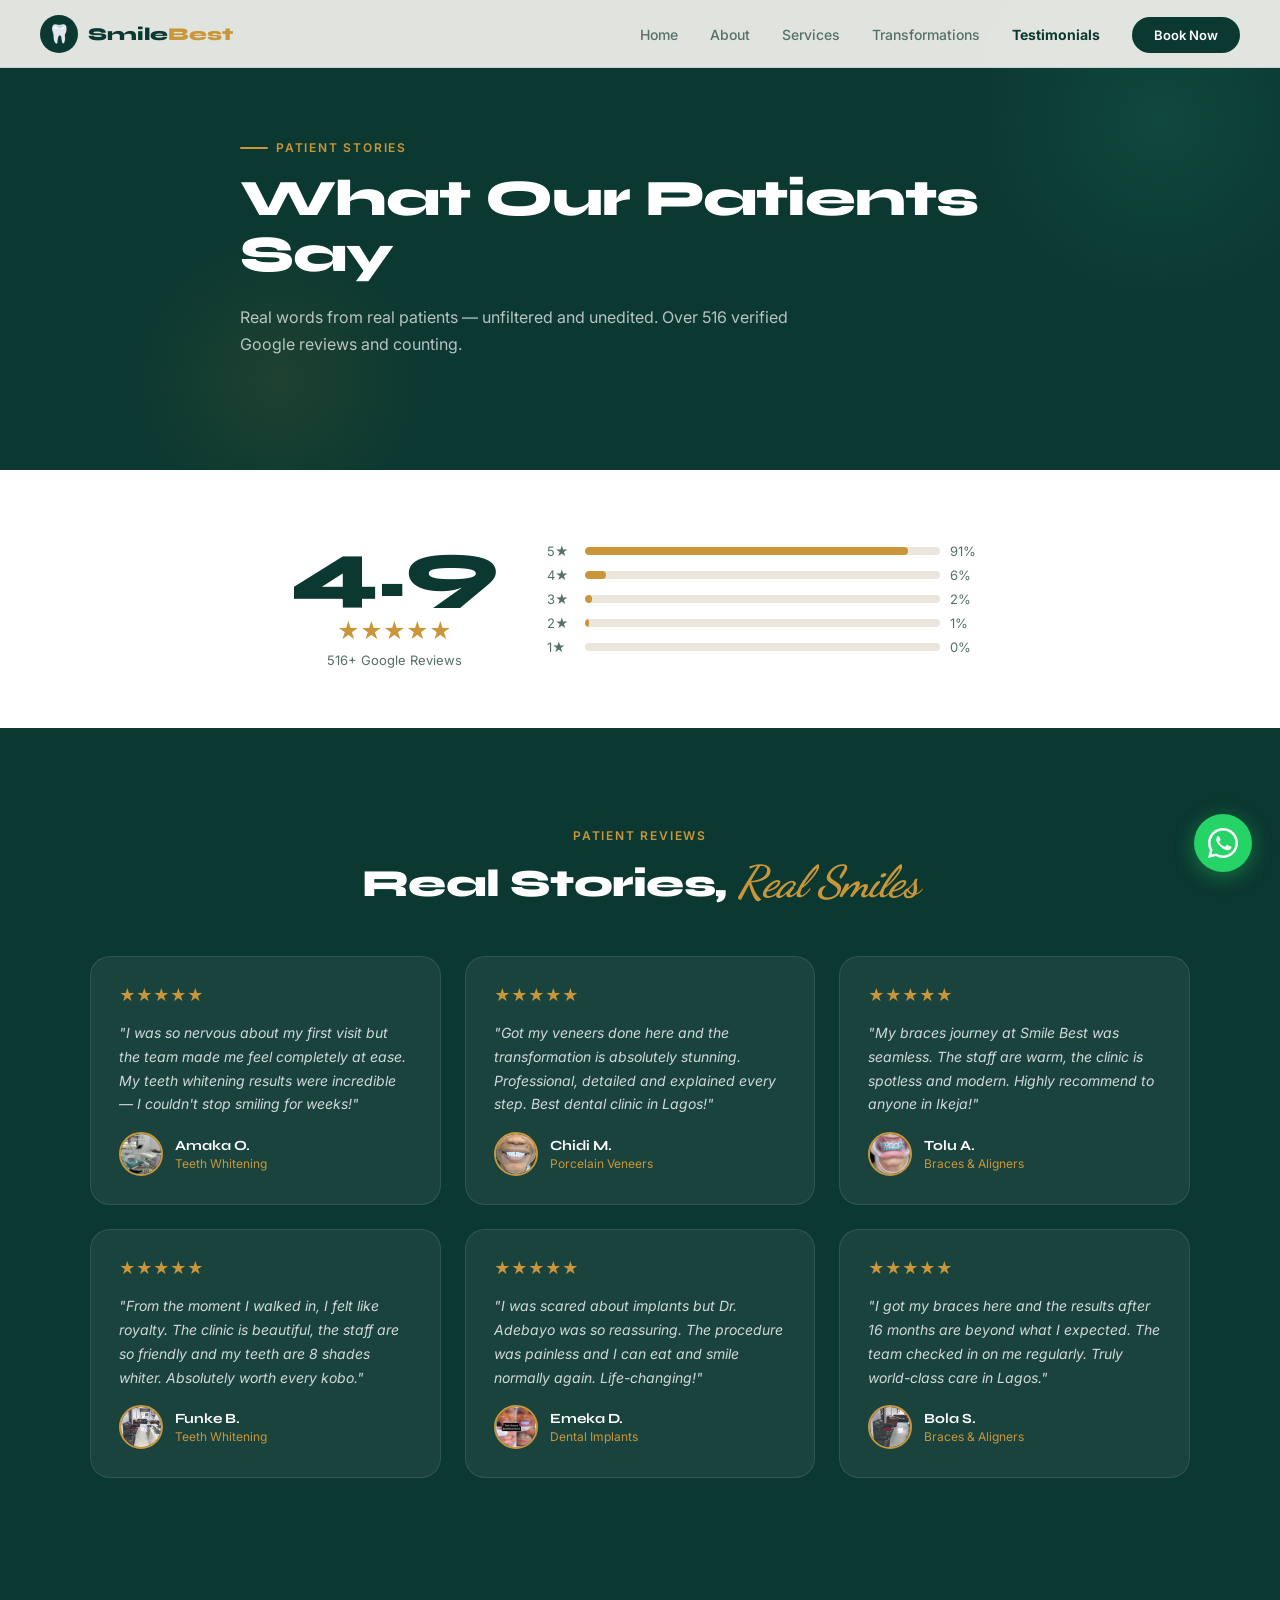
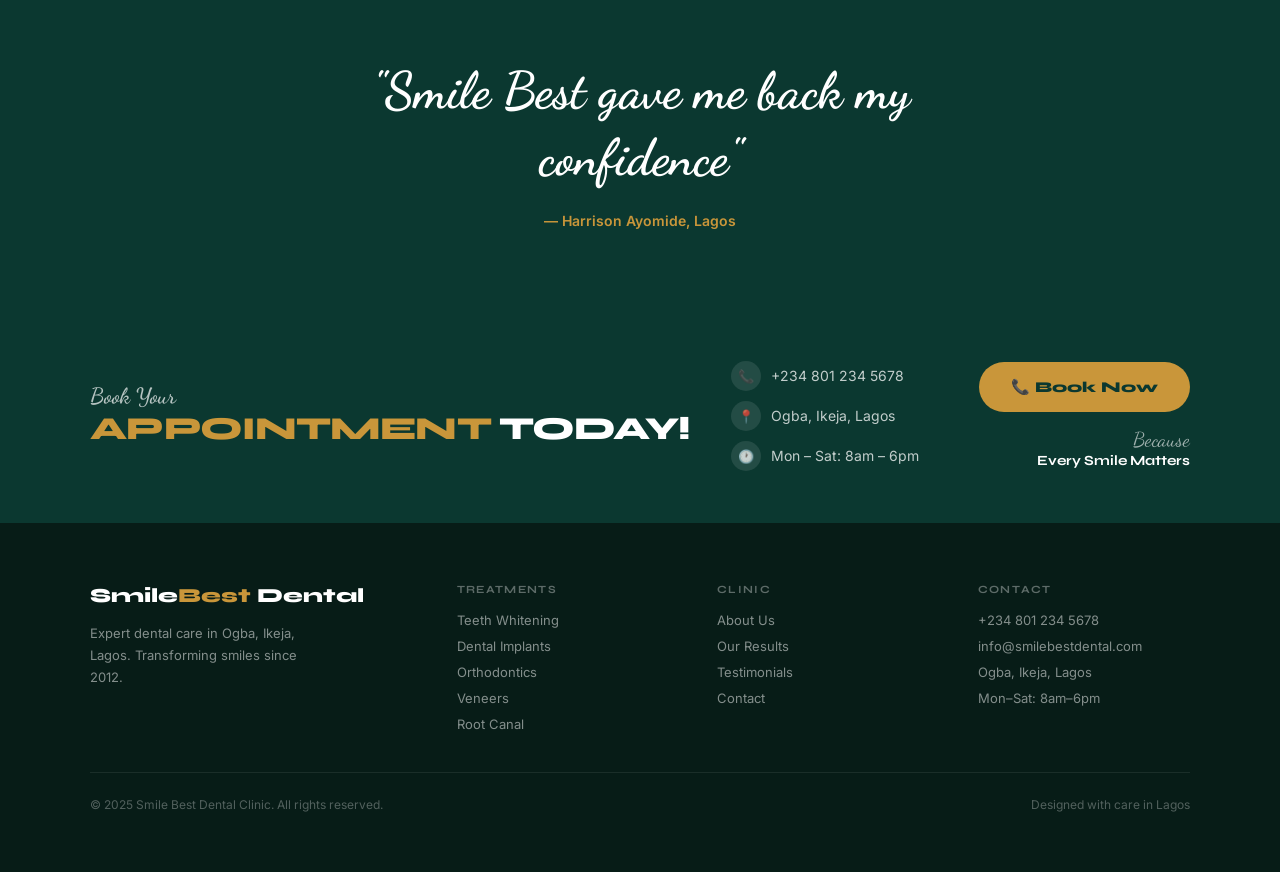
<file: testimonials.html>
<!DOCTYPE html>
<html lang="en">
<head>
  <meta charset="UTF-8" />
  <meta name="viewport" content="width=device-width, initial-scale=1.0" />
  <meta name="theme-color" content="#0B3830" />
  <title>Patient Testimonials | Smile Best Dental Clinic Lagos</title>
  <meta name="description" content="Read what patients say about Smile Best Dental Clinic in Ogba, Ikeja, Lagos. 516+ Google reviews, 4.9 star rating. Real words from real patients." />
  <link rel="preconnect" href="https://fonts.googleapis.com" />
  <link rel="preconnect" href="https://fonts.gstatic.com" crossorigin />
  <link href="https://fonts.googleapis.com/css2?family=Dancing+Script:wght@600;700&family=Syne:wght@700;800&family=Inter:wght@300;400;500;600&display=swap" rel="stylesheet" />
  <link rel="stylesheet" href="style.css" />
</head>
<body>

<!-- NAV -->
<nav class="nav">
  <a class="nav-logo" href="index.html">
    <div class="nav-logo-icon">🦷</div>
    <div class="nav-logo-text">Smile<span>Best</span></div>
  </a>
  <ul class="nav-links">
    <li><a href="index.html">Home</a></li>
    <li><a href="about.html">About</a></li>
    <li><a href="services.html">Services</a></li>
    <li><a href="transformations.html">Transformations</a></li>
    <li><a href="testimonials.html" class="active">Testimonials</a></li>
    <li><a href="contact.html" class="nav-cta">Book Now</a></li>
  </ul>
  <button class="nav-burger" onclick="document.querySelector('.mobile-menu').classList.add('open')" aria-label="Menu">
    <span></span><span></span><span></span>
  </button>
</nav>

<div class="mobile-menu">
  <button class="mobile-close" onclick="document.querySelector('.mobile-menu').classList.remove('open')">✕</button>
  <a href="index.html" onclick="document.querySelector('.mobile-menu').classList.remove('open')">Home</a>
  <a href="about.html" onclick="document.querySelector('.mobile-menu').classList.remove('open')">About</a>
  <a href="services.html" onclick="document.querySelector('.mobile-menu').classList.remove('open')">Services</a>
  <a href="transformations.html" onclick="document.querySelector('.mobile-menu').classList.remove('open')">Transformations</a>
  <a href="testimonials.html" onclick="document.querySelector('.mobile-menu').classList.remove('open')">Testimonials</a>
  <a href="contact.html" onclick="document.querySelector('.mobile-menu').classList.remove('open')">Book Now</a>
</div>

<!-- PAGE HERO -->
<section class="page-hero">
  <div class="page-hero-inner">
    <div class="page-hero-label">Patient Stories</div>
    <h1>What Our Patients<br>Say</h1>
    <p class="page-hero-sub">Real words from real patients — unfiltered and unedited. Over 516 verified Google reviews and counting.</p>
  </div>
</section>

<!-- RATING SUMMARY BAR -->
<div class="rating-bar">
  <div class="rating-bar-inner">
    <div class="rating-big fade-up">
      <div class="rating-big-num">4.9</div>
      <div class="rating-big-stars">★★★★★</div>
      <div class="rating-big-count">516+ Google Reviews</div>
    </div>
    <div class="rating-bars fade-up delay-1">
      <div class="rating-bar-row">
        <span>5★</span>
        <div class="rating-bar-track"><div class="rating-bar-fill" style="width:91%;"></div></div>
        <span>91%</span>
      </div>
      <div class="rating-bar-row">
        <span>4★</span>
        <div class="rating-bar-track"><div class="rating-bar-fill" style="width:6%;"></div></div>
        <span>6%</span>
      </div>
      <div class="rating-bar-row">
        <span>3★</span>
        <div class="rating-bar-track"><div class="rating-bar-fill" style="width:2%;"></div></div>
        <span>2%</span>
      </div>
      <div class="rating-bar-row">
        <span>2★</span>
        <div class="rating-bar-track"><div class="rating-bar-fill" style="width:1%;"></div></div>
        <span>1%</span>
      </div>
      <div class="rating-bar-row">
        <span>1★</span>
        <div class="rating-bar-track"><div class="rating-bar-fill" style="width:0%;"></div></div>
        <span>0%</span>
      </div>
    </div>
  </div>
</div>

<!-- TESTIMONIALS GRID -->
<section class="testimonials-section">
  <div class="section-header" style="margin-bottom:48px;">
    <div class="section-label fade-up">Patient Reviews</div>
    <h2 class="section-title fade-up">Real Stories, <em>Real Smiles</em></h2>
  </div>
  <div class="testimonials-grid">
    <div class="testimonial-card fade-up">
      <div class="testimonial-stars">★★★★★</div>
      <div class="testimonial-text">"I was so nervous about my first visit but the team made me feel completely at ease. My teeth whitening results were incredible — I couldn't stop smiling for weeks!"</div>
      <div class="testimonial-author">
        <div class="testimonial-avatar"><img src="unnamed.jpg" alt="Amaka O." /></div>
        <div>
          <div class="testimonial-name">Amaka O.</div>
          <div class="testimonial-treatment">Teeth Whitening</div>
        </div>
      </div>
    </div>
    <div class="testimonial-card fade-up delay-1">
      <div class="testimonial-stars">★★★★★</div>
      <div class="testimonial-text">"Got my veneers done here and the transformation is absolutely stunning. Professional, detailed and explained every step. Best dental clinic in Lagos!"</div>
      <div class="testimonial-author">
        <div class="testimonial-avatar"><img src="DPkJQpwkSpM-01.jpg" alt="Chidi M." /></div>
        <div>
          <div class="testimonial-name">Chidi M.</div>
          <div class="testimonial-treatment">Porcelain Veneers</div>
        </div>
      </div>
    </div>
    <div class="testimonial-card fade-up delay-2">
      <div class="testimonial-stars">★★★★★</div>
      <div class="testimonial-text">"My braces journey at Smile Best was seamless. The staff are warm, the clinic is spotless and modern. Highly recommend to anyone in Ikeja!"</div>
      <div class="testimonial-author">
        <div class="testimonial-avatar"><img src="DGwxJEJIN9Y-01.jpg" alt="Tolu A." /></div>
        <div>
          <div class="testimonial-name">Tolu A.</div>
          <div class="testimonial-treatment">Braces &amp; Aligners</div>
        </div>
      </div>
    </div>
    <div class="testimonial-card fade-up">
      <div class="testimonial-stars">★★★★★</div>
      <div class="testimonial-text">"From the moment I walked in, I felt like royalty. The clinic is beautiful, the staff are so friendly and my teeth are 8 shades whiter. Absolutely worth every kobo."</div>
      <div class="testimonial-author">
        <div class="testimonial-avatar"><img src="unnamed (1).jpg" alt="Funke B." /></div>
        <div>
          <div class="testimonial-name">Funke B.</div>
          <div class="testimonial-treatment">Teeth Whitening</div>
        </div>
      </div>
    </div>
    <div class="testimonial-card fade-up delay-1">
      <div class="testimonial-stars">★★★★★</div>
      <div class="testimonial-text">"I was scared about implants but Dr. Adebayo was so reassuring. The procedure was painless and I can eat and smile normally again. Life-changing!"</div>
      <div class="testimonial-author">
        <div class="testimonial-avatar"><img src="DZ3J4CJx2XF.webp" alt="Emeka D." /></div>
        <div>
          <div class="testimonial-name">Emeka D.</div>
          <div class="testimonial-treatment">Dental Implants</div>
        </div>
      </div>
    </div>
    <div class="testimonial-card fade-up delay-2">
      <div class="testimonial-stars">★★★★★</div>
      <div class="testimonial-text">"I got my braces here and the results after 16 months are beyond what I expected. The team checked in on me regularly. Truly world-class care in Lagos."</div>
      <div class="testimonial-author">
        <div class="testimonial-avatar"><img src="unnamed (3).jpg" alt="Bola S." /></div>
        <div>
          <div class="testimonial-name">Bola S.</div>
          <div class="testimonial-treatment">Braces &amp; Aligners</div>
        </div>
      </div>
    </div>
  </div>
</section>

<!-- PULL QUOTE -->
<section class="pull-quote">
  <div class="pull-quote-text fade-up">"Smile Best gave me back my confidence"</div>
  <div class="pull-quote-author fade-up delay-1">— Harrison Ayomide, Lagos</div>
</section>

<!-- CTA BAR -->
<div class="cta-bar">
  <div class="cta-bar-inner">
    <div class="cta-bar-left">
      <div class="cta-bar-script">Book Your</div>
      <div class="cta-bar-main"><span>APPOINTMENT</span> TODAY!</div>
    </div>
    <div class="cta-bar-contacts">
      <div class="cta-contact-row">
        <div class="cta-contact-icon">📞</div>
        +234 801 234 5678
      </div>
      <div class="cta-contact-row">
        <div class="cta-contact-icon">📍</div>
        Ogba, Ikeja, Lagos
      </div>
      <div class="cta-contact-row">
        <div class="cta-contact-icon">🕐</div>
        Mon – Sat: 8am – 6pm
      </div>
    </div>
    <div class="cta-bar-right">
      <a href="contact.html" class="cta-bar-btn">📞 Book Now</a>
      <div class="cta-tagline">
        Because
        <strong>Every Smile Matters</strong>
      </div>
    </div>
  </div>
</div>

<!-- FOOTER -->
<footer class="footer">
  <div class="footer-inner">
    <div class="footer-brand">
      <div class="footer-logo">Smile<span>Best</span> Dental</div>
      <p class="footer-desc">Expert dental care in Ogba, Ikeja, Lagos. Transforming smiles since 2012.</p>
    </div>
    <div>
      <div class="footer-col-title">Treatments</div>
      <ul class="footer-links">
        <li><a href="services.html">Teeth Whitening</a></li>
        <li><a href="services.html">Dental Implants</a></li>
        <li><a href="services.html">Orthodontics</a></li>
        <li><a href="services.html">Veneers</a></li>
        <li><a href="services.html">Root Canal</a></li>
      </ul>
    </div>
    <div>
      <div class="footer-col-title">Clinic</div>
      <ul class="footer-links">
        <li><a href="about.html">About Us</a></li>
        <li><a href="transformations.html">Our Results</a></li>
        <li><a href="testimonials.html">Testimonials</a></li>
        <li><a href="contact.html">Contact</a></li>
      </ul>
    </div>
    <div>
      <div class="footer-col-title">Contact</div>
      <ul class="footer-links">
        <li>+234 801 234 5678</li>
        <li>info@smilebestdental.com</li>
        <li>Ogba, Ikeja, Lagos</li>
        <li>Mon–Sat: 8am–6pm</li>
      </ul>
    </div>
  </div>
  <div class="footer-bottom">
    <span>© 2025 Smile Best Dental Clinic. All rights reserved.</span>
    <span>Designed with care in Lagos</span>
  </div>
</footer>

<!-- WHATSAPP FLOAT -->
<div class="whatsapp-float">
  <span class="whatsapp-tooltip">Chat on WhatsApp</span>
  <a class="whatsapp-bubble" href="https://wa.me/2348012345678?text=Hello%20Smile%20Best%20Dental%2C%20I%20would%20like%20to%20book%20an%20appointment." target="_blank" rel="noopener" aria-label="Chat on WhatsApp">
    <svg viewBox="0 0 32 32" xmlns="http://www.w3.org/2000/svg"><path d="M16 0C7.163 0 0 7.163 0 16c0 2.822.737 5.469 2.027 7.774L0 32l8.473-2.001A15.938 15.938 0 0 0 16 32c8.837 0 16-7.163 16-16S24.837 0 16 0zm0 29.333a13.27 13.27 0 0 1-6.771-1.852l-.485-.29-5.029 1.187 1.213-4.906-.317-.503A13.272 13.272 0 0 1 2.667 16C2.667 8.636 8.636 2.667 16 2.667S29.333 8.636 29.333 16 23.364 29.333 16 29.333zm7.261-9.961c-.398-.199-2.354-1.162-2.719-1.295-.365-.133-.631-.199-.897.199-.266.398-1.029 1.295-1.261 1.561-.232.266-.465.299-.863.1-.398-.199-1.681-.619-3.203-1.975-1.183-1.055-1.982-2.358-2.214-2.756-.232-.398-.025-.613.174-.811.179-.178.398-.465.597-.698.199-.232.266-.398.398-.664.133-.266.066-.498-.033-.697-.1-.199-.897-2.162-1.229-2.96-.324-.778-.653-.672-.897-.684l-.764-.013c-.266 0-.697.1-.1063.498-.365.398-1.394 1.362-1.394 3.322s1.427 3.853 1.626 4.119c.199.266 2.808 4.285 6.805 6.009.951.411 1.693.656 2.271.839.954.303 1.823.260 2.509.158.765-.114 2.354-.963 2.686-1.893.332-.930.332-1.727.232-1.893-.099-.166-.365-.266-.763-.465z"/></svg>
  </a>
</div>

<!-- BOOKING MODAL -->
<div class="modal-overlay" id="bookingModal" onclick="if(event.target===this)closeModal()">
  <div class="modal-box">
    <button class="modal-close" onclick="closeModal()">✕</button>
    <div class="modal-title">Book an Appointment</div>
    <div class="modal-sub">Fill in your details and we'll confirm within 1 hour</div>
    <form class="modal-form" onsubmit="submitBooking(event)">
      <div class="form-row">
        <div class="form-field">
          <label>First Name</label>
          <input type="text" placeholder="e.g. Amaka" required />
        </div>
        <div class="form-field">
          <label>Last Name</label>
          <input type="text" placeholder="e.g. Okonkwo" required />
        </div>
      </div>
      <div class="form-field">
        <label>Phone Number</label>
        <input type="tel" placeholder="+234 801 234 5678" required />
      </div>
      <div class="form-field">
        <label>Treatment</label>
        <select required>
          <option value="" disabled selected>Select a treatment</option>
          <option>General Dentistry</option>
          <option>Teeth Whitening</option>
          <option>Cosmetic Dentistry</option>
          <option>Dental Implants</option>
          <option>Porcelain Veneers</option>
          <option>Root Canal Treatment</option>
          <option>Braces &amp; Aligners</option>
        </select>
      </div>
      <div class="form-field">
        <label>Preferred Date</label>
        <input type="date" required />
      </div>
      <button type="submit" class="form-submit">Confirm Appointment →</button>
      <p class="form-note">📞 Or call us directly: <strong>+234 801 234 5678</strong></p>
    </form>
  </div>
</div>

<script>
  const revealObs = new IntersectionObserver(entries => {
    entries.forEach(e => { if (e.isIntersecting) { e.target.classList.add('visible'); revealObs.unobserve(e.target); } });
  }, { threshold: 0.12 });
  document.querySelectorAll('.fade-up').forEach(el => revealObs.observe(el));

  function openModal(e) { e && e.preventDefault(); document.getElementById('bookingModal').classList.add('open'); document.body.style.overflow = 'hidden'; }
  function closeModal() { document.getElementById('bookingModal').classList.remove('open'); document.body.style.overflow = ''; }
  document.addEventListener('keydown', e => { if (e.key === 'Escape') closeModal(); });

  function submitBooking(e) {
    e.preventDefault();
    const btn = e.target.querySelector('.form-submit');
    btn.textContent = '✓ Appointment Requested!';
    btn.style.background = 'var(--teal-mid)';
    setTimeout(closeModal, 1800);
  }

  const dateInput = document.querySelector('input[type="date"]');
  if (dateInput) dateInput.min = new Date().toISOString().split('T')[0];
</script>
</body>
</html>
</file>
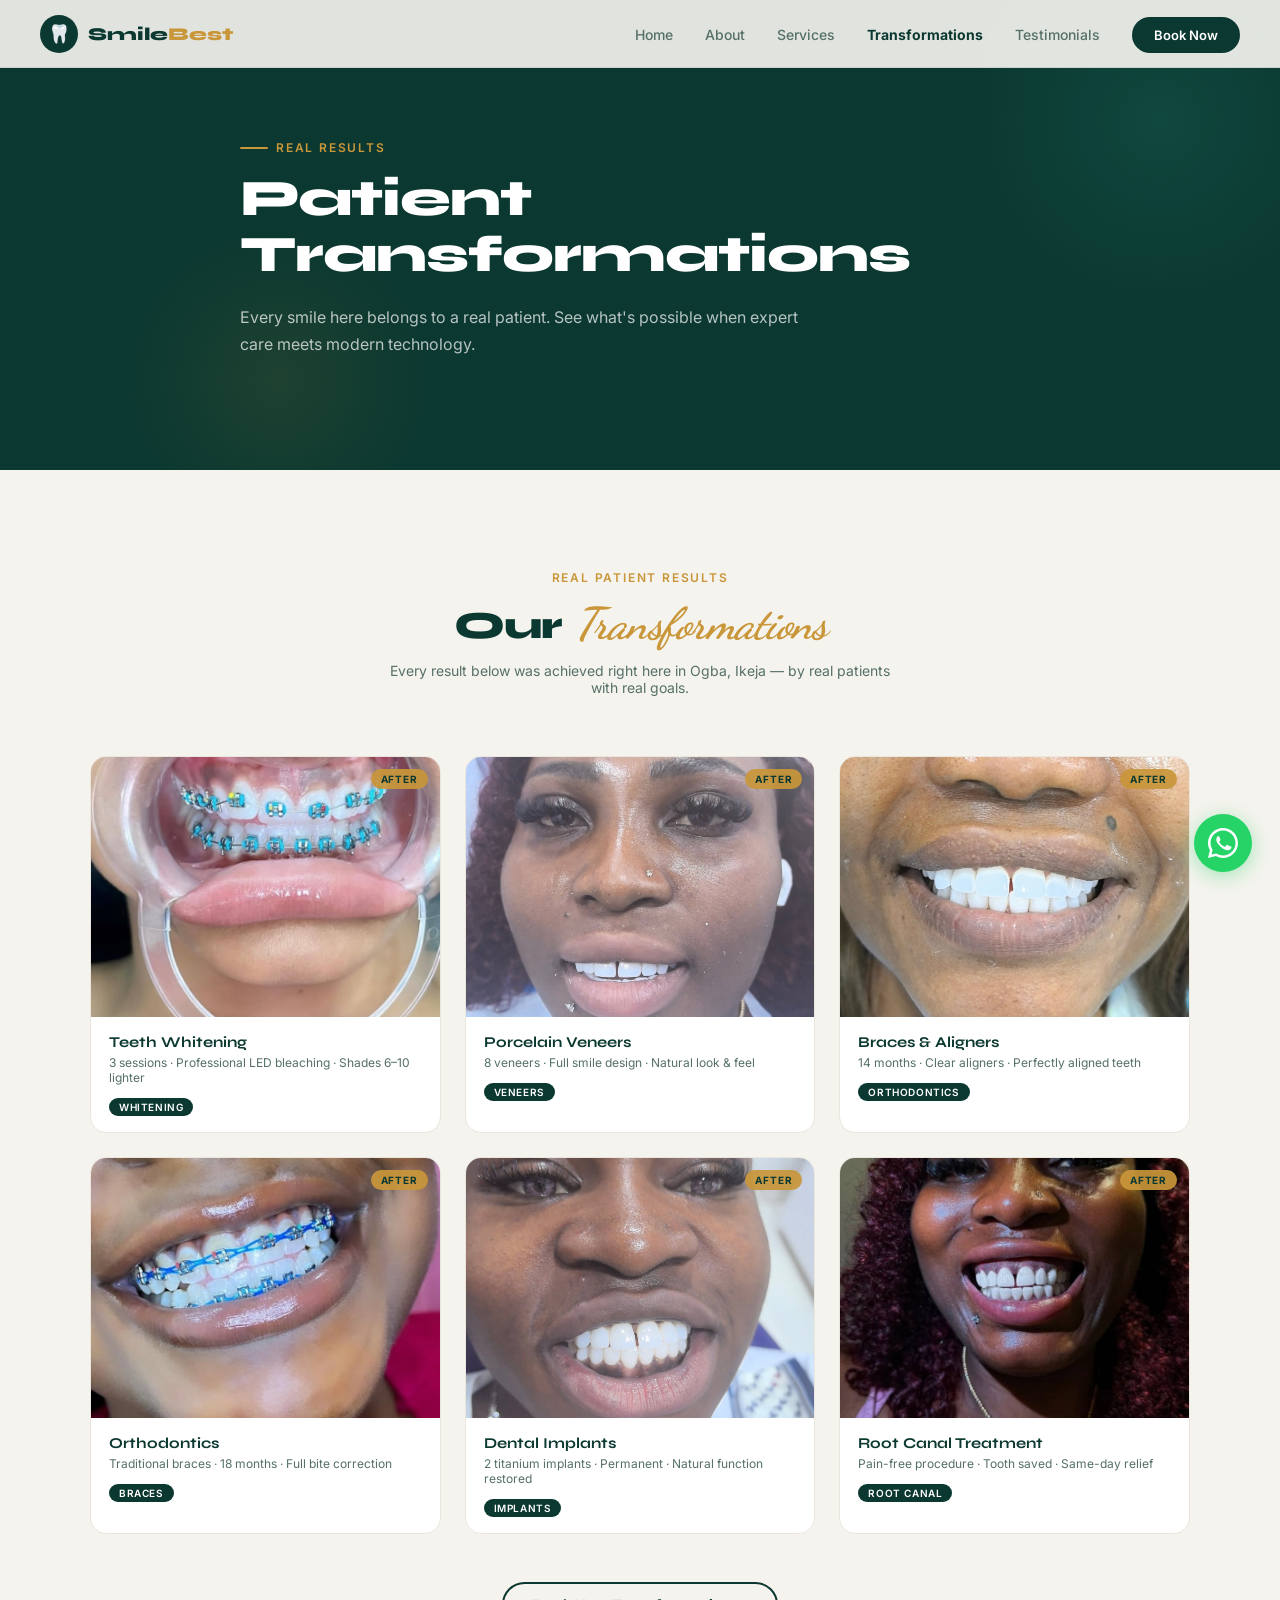
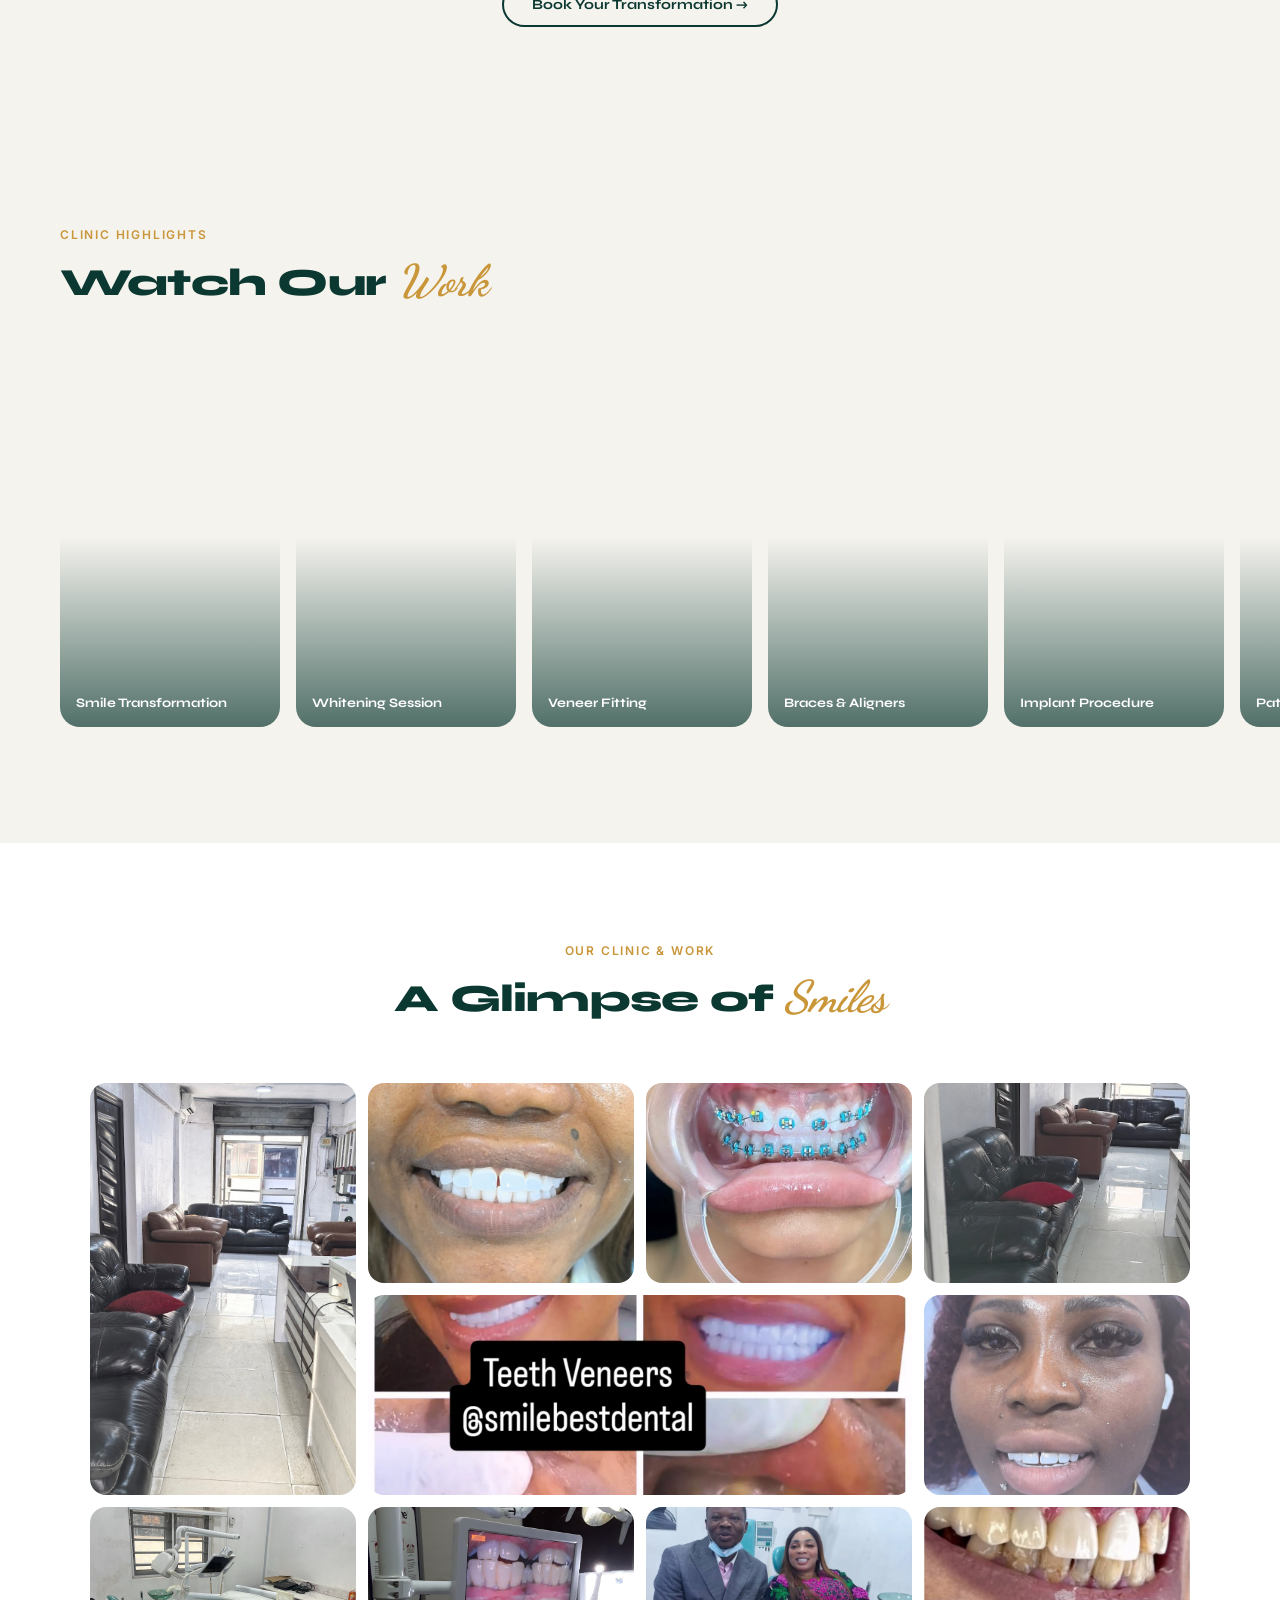
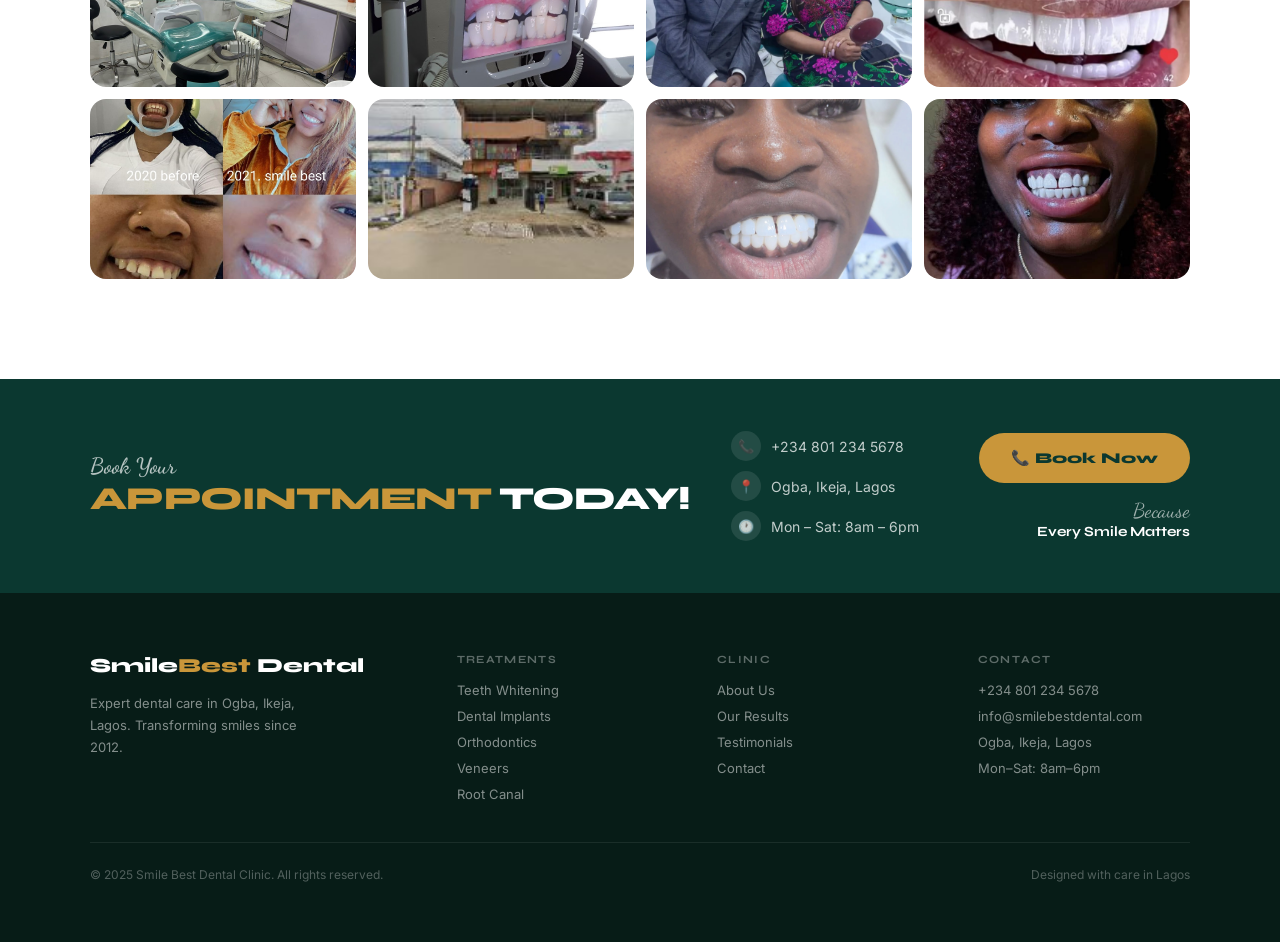
<file: transformations.html>
<!DOCTYPE html>
<html lang="en">
<head>
  <meta charset="UTF-8" />
  <meta name="viewport" content="width=device-width, initial-scale=1.0" />
  <meta name="theme-color" content="#0B3830" />
  <title>Transformations | Smile Best Dental Clinic — Real Patient Results Lagos</title>
  <meta name="description" content="See real patient transformations at Smile Best Dental Clinic — teeth whitening, veneers, braces, implants and more. Real results from real Lagos patients." />
  <link rel="preconnect" href="https://fonts.googleapis.com" />
  <link rel="preconnect" href="https://fonts.gstatic.com" crossorigin />
  <link href="https://fonts.googleapis.com/css2?family=Dancing+Script:wght@600;700&family=Syne:wght@700;800&family=Inter:wght@300;400;500;600&display=swap" rel="stylesheet" />
  <link rel="stylesheet" href="style.css" />
</head>
<body>

<!-- NAV -->
<nav class="nav">
  <a class="nav-logo" href="index.html">
    <div class="nav-logo-icon">🦷</div>
    <div class="nav-logo-text">Smile<span>Best</span></div>
  </a>
  <ul class="nav-links">
    <li><a href="index.html">Home</a></li>
    <li><a href="about.html">About</a></li>
    <li><a href="services.html">Services</a></li>
    <li><a href="transformations.html" class="active">Transformations</a></li>
    <li><a href="testimonials.html">Testimonials</a></li>
    <li><a href="contact.html" class="nav-cta">Book Now</a></li>
  </ul>
  <button class="nav-burger" onclick="document.querySelector('.mobile-menu').classList.add('open')" aria-label="Menu">
    <span></span><span></span><span></span>
  </button>
</nav>

<div class="mobile-menu">
  <button class="mobile-close" onclick="document.querySelector('.mobile-menu').classList.remove('open')">✕</button>
  <a href="index.html" onclick="document.querySelector('.mobile-menu').classList.remove('open')">Home</a>
  <a href="about.html" onclick="document.querySelector('.mobile-menu').classList.remove('open')">About</a>
  <a href="services.html" onclick="document.querySelector('.mobile-menu').classList.remove('open')">Services</a>
  <a href="transformations.html" onclick="document.querySelector('.mobile-menu').classList.remove('open')">Transformations</a>
  <a href="testimonials.html" onclick="document.querySelector('.mobile-menu').classList.remove('open')">Testimonials</a>
  <a href="contact.html" onclick="document.querySelector('.mobile-menu').classList.remove('open')">Book Now</a>
</div>

<!-- PAGE HERO -->
<section class="page-hero">
  <div class="page-hero-inner">
    <div class="page-hero-label">Real Results</div>
    <h1>Patient<br>Transformations</h1>
    <p class="page-hero-sub">Every smile here belongs to a real patient. See what's possible when expert care meets modern technology.</p>
  </div>
</section>

<!-- RESULTS GRID -->
<section class="ba-slider-section" style="background:var(--cream);">
  <div class="section-header">
    <div class="section-label fade-up">Real Patient Results</div>
    <h2 class="section-title fade-up">Our <em>Transformations</em></h2>
    <p style="font-size:14px;color:var(--text-muted);margin-top:12px;max-width:500px;margin-left:auto;margin-right:auto;" class="fade-up">Every result below was achieved right here in Ogba, Ikeja — by real patients with real goals.</p>
  </div>
  <div class="ba-sliders-grid" style="grid-template-columns:repeat(3,1fr);">
    <div class="ba-slider-card fade-up">
      <div class="result-photo">
        <img src="DGwxJEJIN9Y-01.jpg" alt="Teeth Whitening Result" />
        <span class="result-badge">After</span>
      </div>
      <div class="ba-slider-info">
        <div class="ba-treatment">Teeth Whitening</div>
        <div class="ba-desc">3 sessions · Professional LED bleaching · Shades 6–10 lighter</div>
        <span class="ba-tag">Whitening</span>
      </div>
    </div>
    <div class="ba-slider-card fade-up delay-1">
      <div class="result-photo">
        <img src="DPkJQpwkSpM-04.jpg" alt="Porcelain Veneers Result" />
        <span class="result-badge">After</span>
      </div>
      <div class="ba-slider-info">
        <div class="ba-treatment">Porcelain Veneers</div>
        <div class="ba-desc">8 veneers · Full smile design · Natural look &amp; feel</div>
        <span class="ba-tag">Veneers</span>
      </div>
    </div>
    <div class="ba-slider-card fade-up delay-2">
      <div class="result-photo">
        <img src="DPkJQpwkSpM-01.jpg" alt="Braces Result" />
        <span class="result-badge">After</span>
      </div>
      <div class="ba-slider-info">
        <div class="ba-treatment">Braces &amp; Aligners</div>
        <div class="ba-desc">14 months · Clear aligners · Perfectly aligned teeth</div>
        <span class="ba-tag">Orthodontics</span>
      </div>
    </div>
    <div class="ba-slider-card fade-up">
      <div class="result-photo">
        <img src="DGwxJEJIN9Y-02.jpg" alt="Orthodontics Result" />
        <span class="result-badge">After</span>
      </div>
      <div class="ba-slider-info">
        <div class="ba-treatment">Orthodontics</div>
        <div class="ba-desc">Traditional braces · 18 months · Full bite correction</div>
        <span class="ba-tag">Braces</span>
      </div>
    </div>
    <div class="ba-slider-card fade-up delay-1">
      <div class="result-photo">
        <img src="DPkJQpwkSpM-02.jpg" alt="Implants Result" />
        <span class="result-badge">After</span>
      </div>
      <div class="ba-slider-info">
        <div class="ba-treatment">Dental Implants</div>
        <div class="ba-desc">2 titanium implants · Permanent · Natural function restored</div>
        <span class="ba-tag">Implants</span>
      </div>
    </div>
    <div class="ba-slider-card fade-up delay-2">
      <div class="result-photo">
        <img src="DPkJQpwkSpM-03.jpg" alt="Root Canal Result" />
        <span class="result-badge">After</span>
      </div>
      <div class="ba-slider-info">
        <div class="ba-treatment">Root Canal Treatment</div>
        <div class="ba-desc">Pain-free procedure · Tooth saved · Same-day relief</div>
        <span class="ba-tag">Root Canal</span>
      </div>
    </div>
  </div>
  <div class="view-all-wrap fade-up">
    <a href="contact.html" class="view-all-link">Book Your Transformation →</a>
  </div>
</section>

<!-- VIDEO REEL -->
<section class="reel-section">
  <div class="reel-header">
    <div class="section-label fade-up">Clinic Highlights</div>
    <h2 class="section-title fade-up">Watch Our <em>Work</em></h2>
  </div>
  <div class="reel-scroll">
    <div class="reel-item"><video autoplay muted loop playsinline><source src="C9R3gY-uyQz.mp4" type="video/mp4"/></video><div class="reel-item-overlay"></div><div class="reel-item-label">Smile Transformation</div></div>
    <div class="reel-item"><video autoplay muted loop playsinline><source src="DMN3nVQClIb.mp4" type="video/mp4"/></video><div class="reel-item-overlay"></div><div class="reel-item-label">Whitening Session</div></div>
    <div class="reel-item"><video autoplay muted loop playsinline><source src="DMcdpxwsS-g.mp4" type="video/mp4"/></video><div class="reel-item-overlay"></div><div class="reel-item-label">Veneer Fitting</div></div>
    <div class="reel-item"><video autoplay muted loop playsinline><source src="DMh3YiKixKO.mp4" type="video/mp4"/></video><div class="reel-item-overlay"></div><div class="reel-item-label">Braces &amp; Aligners</div></div>
    <div class="reel-item"><video autoplay muted loop playsinline><source src="DNavT-Os-U4.mp4" type="video/mp4"/></video><div class="reel-item-overlay"></div><div class="reel-item-label">Implant Procedure</div></div>
    <div class="reel-item"><video autoplay muted loop playsinline><source src="DNlfQqUMrid.mp4" type="video/mp4"/></video><div class="reel-item-overlay"></div><div class="reel-item-label">Patient Care</div></div>
    <div class="reel-item"><video autoplay muted loop playsinline><source src="DOUgejGiF09.mp4" type="video/mp4"/></video><div class="reel-item-overlay"></div><div class="reel-item-label">Cosmetic Dentistry</div></div>
    <div class="reel-item"><video autoplay muted loop playsinline><source src="DQv5F7PjIZa.mp4" type="video/mp4"/></video><div class="reel-item-overlay"></div><div class="reel-item-label">Root Canal</div></div>
  </div>
</section>

<!-- GALLERY GRID -->
<section class="gallery-section">
  <div class="section-header">
    <div class="section-label fade-up">Our Clinic &amp; Work</div>
    <h2 class="section-title fade-up">A Glimpse of <em>Smiles</em></h2>
  </div>
  <div class="gallery-grid">
    <div class="gallery-item tall fade-up"><img src="unnamed (1).jpg" alt="Clinic interior" /></div>
    <div class="gallery-item fade-up delay-1"><img src="DPkJQpwkSpM-01.jpg" alt="Whitening result" /></div>
    <div class="gallery-item fade-up delay-2"><img src="DGwxJEJIN9Y-01.jpg" alt="Smile result" /></div>
    <div class="gallery-item fade-up delay-3"><img src="unnamed (3).jpg" alt="Patient care" /></div>
    <div class="gallery-item wide fade-up delay-1"><img src="DZ3J4CJx2XF.webp" alt="Clinic equipment" /></div>
    <div class="gallery-item fade-up delay-2"><img src="DPkJQpwkSpM-04.jpg" alt="Veneers" /></div>
  </div>
  <div style="display:grid;grid-template-columns:repeat(4,1fr);gap:12px;max-width:1100px;margin:12px auto 0;">
    <div class="gallery-item" style="height:180px;border-radius:var(--r);overflow:hidden;"><img src="unnamed.jpg" alt="Patient" style="width:100%;height:100%;object-fit:cover;max-width:none;" /></div>
    <div class="gallery-item" style="height:180px;border-radius:var(--r);overflow:hidden;"><img src="unnamed (2).jpg" alt="Clinic" style="width:100%;height:100%;object-fit:cover;max-width:none;" /></div>
    <div class="gallery-item" style="height:180px;border-radius:var(--r);overflow:hidden;"><img src="DZ3XBHFMQHT.webp" alt="Team" style="width:100%;height:100%;object-fit:cover;max-width:none;" /></div>
    <div class="gallery-item" style="height:180px;border-radius:var(--r);overflow:hidden;"><img src="DTe8XjADEUU.webp" alt="Result" style="width:100%;height:100%;object-fit:cover;max-width:none;" /></div>
    <div class="gallery-item" style="height:180px;border-radius:var(--r);overflow:hidden;"><img src="DJPSTwOId51.jpg" alt="Patient care" style="width:100%;height:100%;object-fit:cover;max-width:none;" /></div>
    <div class="gallery-item" style="height:180px;border-radius:var(--r);overflow:hidden;"><img src="thumbnail (1).jpg" alt="Smile result" style="width:100%;height:100%;object-fit:cover;max-width:none;" /></div>
    <div class="gallery-item" style="height:180px;border-radius:var(--r);overflow:hidden;"><img src="DPkJQpwkSpM-02.jpg" alt="Root canal" style="width:100%;height:100%;object-fit:cover;max-width:none;" /></div>
    <div class="gallery-item" style="height:180px;border-radius:var(--r);overflow:hidden;"><img src="DPkJQpwkSpM-03.jpg" alt="Implants" style="width:100%;height:100%;object-fit:cover;max-width:none;" /></div>
  </div>
</section>

<!-- CTA BAR -->
<div class="cta-bar">
  <div class="cta-bar-inner">
    <div class="cta-bar-left">
      <div class="cta-bar-script">Book Your</div>
      <div class="cta-bar-main"><span>APPOINTMENT</span> TODAY!</div>
    </div>
    <div class="cta-bar-contacts">
      <div class="cta-contact-row">
        <div class="cta-contact-icon">📞</div>
        +234 801 234 5678
      </div>
      <div class="cta-contact-row">
        <div class="cta-contact-icon">📍</div>
        Ogba, Ikeja, Lagos
      </div>
      <div class="cta-contact-row">
        <div class="cta-contact-icon">🕐</div>
        Mon – Sat: 8am – 6pm
      </div>
    </div>
    <div class="cta-bar-right">
      <a href="contact.html" class="cta-bar-btn">📞 Book Now</a>
      <div class="cta-tagline">
        Because
        <strong>Every Smile Matters</strong>
      </div>
    </div>
  </div>
</div>

<!-- FOOTER -->
<footer class="footer">
  <div class="footer-inner">
    <div class="footer-brand">
      <div class="footer-logo">Smile<span>Best</span> Dental</div>
      <p class="footer-desc">Expert dental care in Ogba, Ikeja, Lagos. Transforming smiles since 2012.</p>
    </div>
    <div>
      <div class="footer-col-title">Treatments</div>
      <ul class="footer-links">
        <li><a href="services.html">Teeth Whitening</a></li>
        <li><a href="services.html">Dental Implants</a></li>
        <li><a href="services.html">Orthodontics</a></li>
        <li><a href="services.html">Veneers</a></li>
        <li><a href="services.html">Root Canal</a></li>
      </ul>
    </div>
    <div>
      <div class="footer-col-title">Clinic</div>
      <ul class="footer-links">
        <li><a href="about.html">About Us</a></li>
        <li><a href="transformations.html">Our Results</a></li>
        <li><a href="testimonials.html">Testimonials</a></li>
        <li><a href="contact.html">Contact</a></li>
      </ul>
    </div>
    <div>
      <div class="footer-col-title">Contact</div>
      <ul class="footer-links">
        <li>+234 801 234 5678</li>
        <li>info@smilebestdental.com</li>
        <li>Ogba, Ikeja, Lagos</li>
        <li>Mon–Sat: 8am–6pm</li>
      </ul>
    </div>
  </div>
  <div class="footer-bottom">
    <span>© 2025 Smile Best Dental Clinic. All rights reserved.</span>
    <span>Designed with care in Lagos</span>
  </div>
</footer>

<!-- WHATSAPP FLOAT -->
<div class="whatsapp-float">
  <span class="whatsapp-tooltip">Chat on WhatsApp</span>
  <a class="whatsapp-bubble" href="https://wa.me/2348012345678?text=Hello%20Smile%20Best%20Dental%2C%20I%20would%20like%20to%20book%20an%20appointment." target="_blank" rel="noopener" aria-label="Chat on WhatsApp">
    <svg viewBox="0 0 32 32" xmlns="http://www.w3.org/2000/svg"><path d="M16 0C7.163 0 0 7.163 0 16c0 2.822.737 5.469 2.027 7.774L0 32l8.473-2.001A15.938 15.938 0 0 0 16 32c8.837 0 16-7.163 16-16S24.837 0 16 0zm0 29.333a13.27 13.27 0 0 1-6.771-1.852l-.485-.29-5.029 1.187 1.213-4.906-.317-.503A13.272 13.272 0 0 1 2.667 16C2.667 8.636 8.636 2.667 16 2.667S29.333 8.636 29.333 16 23.364 29.333 16 29.333zm7.261-9.961c-.398-.199-2.354-1.162-2.719-1.295-.365-.133-.631-.199-.897.199-.266.398-1.029 1.295-1.261 1.561-.232.266-.465.299-.863.1-.398-.199-1.681-.619-3.203-1.975-1.183-1.055-1.982-2.358-2.214-2.756-.232-.398-.025-.613.174-.811.179-.178.398-.465.597-.698.199-.232.266-.398.398-.664.133-.266.066-.498-.033-.697-.1-.199-.897-2.162-1.229-2.96-.324-.778-.653-.672-.897-.684l-.764-.013c-.266 0-.697.1-.1063.498-.365.398-1.394 1.362-1.394 3.322s1.427 3.853 1.626 4.119c.199.266 2.808 4.285 6.805 6.009.951.411 1.693.656 2.271.839.954.303 1.823.260 2.509.158.765-.114 2.354-.963 2.686-1.893.332-.930.332-1.727.232-1.893-.099-.166-.365-.266-.763-.465z"/></svg>
  </a>
</div>

<!-- BOOKING MODAL -->
<div class="modal-overlay" id="bookingModal" onclick="if(event.target===this)closeModal()">
  <div class="modal-box">
    <button class="modal-close" onclick="closeModal()">✕</button>
    <div class="modal-title">Book an Appointment</div>
    <div class="modal-sub">Fill in your details and we'll confirm within 1 hour</div>
    <form class="modal-form" onsubmit="submitBooking(event)">
      <div class="form-row">
        <div class="form-field">
          <label>First Name</label>
          <input type="text" placeholder="e.g. Amaka" required />
        </div>
        <div class="form-field">
          <label>Last Name</label>
          <input type="text" placeholder="e.g. Okonkwo" required />
        </div>
      </div>
      <div class="form-field">
        <label>Phone Number</label>
        <input type="tel" placeholder="+234 801 234 5678" required />
      </div>
      <div class="form-field">
        <label>Treatment</label>
        <select required>
          <option value="" disabled selected>Select a treatment</option>
          <option>General Dentistry</option>
          <option>Teeth Whitening</option>
          <option>Cosmetic Dentistry</option>
          <option>Dental Implants</option>
          <option>Porcelain Veneers</option>
          <option>Root Canal Treatment</option>
          <option>Braces &amp; Aligners</option>
        </select>
      </div>
      <div class="form-field">
        <label>Preferred Date</label>
        <input type="date" required />
      </div>
      <button type="submit" class="form-submit">Confirm Appointment →</button>
      <p class="form-note">📞 Or call us directly: <strong>+234 801 234 5678</strong></p>
    </form>
  </div>
</div>

<script>
  const revealObs = new IntersectionObserver(entries => {
    entries.forEach(e => { if (e.isIntersecting) { e.target.classList.add('visible'); revealObs.unobserve(e.target); } });
  }, { threshold: 0.12 });
  document.querySelectorAll('.fade-up').forEach(el => revealObs.observe(el));

  function openModal(e) { e && e.preventDefault(); document.getElementById('bookingModal').classList.add('open'); document.body.style.overflow = 'hidden'; }
  function closeModal() { document.getElementById('bookingModal').classList.remove('open'); document.body.style.overflow = ''; }
  document.addEventListener('keydown', e => { if (e.key === 'Escape') closeModal(); });

  function submitBooking(e) {
    e.preventDefault();
    const btn = e.target.querySelector('.form-submit');
    btn.textContent = '✓ Appointment Requested!';
    btn.style.background = 'var(--teal-mid)';
    setTimeout(closeModal, 1800);
  }

  const dateInput = document.querySelector('input[type="date"]');
  if (dateInput) dateInput.min = new Date().toISOString().split('T')[0];
</script>
</body>
</html>
</file>
<file: style.css>
*, *::before, *::after { box-sizing: border-box; margin: 0; padding: 0; }

:root {
  --cream:      #F5F3EE;
  --cream-dark: #EAE6DE;
  --dark:       #0B3830;
  --teal:       #0F5247;
  --teal-mid:   #2A9D8F;
  --gold:       #C9963A;
  --gold-light: #DEB05A;
  --white:      #FFFFFF;
  --text:       #0A2E28;
  --text-muted: #557068;
  --r: 16px;
}

html { scroll-behavior: smooth; }
body {
  font-family: 'Inter', sans-serif;
  background: var(--cream);
  color: var(--text);
  overflow-x: hidden;
}
img { display: block; max-width: 100%; }
a { text-decoration: none; color: inherit; }

/* ── NAV ── */
.nav {
  position: fixed;
  top: 0; left: 0; right: 0;
  z-index: 100;
  background: rgba(245,243,238,0.92);
  backdrop-filter: blur(12px);
  border-bottom: 1px solid rgba(11,56,48,0.1);
  padding: 0 40px;
  height: 68px;
  display: flex;
  align-items: center;
  justify-content: space-between;
}
.nav-logo {
  display: flex;
  align-items: center;
  gap: 10px;
}
.nav-logo-img {
  height: 52px;
  width: auto;
  object-fit: contain;
}
.nav-logo-icon {
  width: 38px;
  height: 38px;
  background: var(--dark);
  border-radius: 50%;
  display: flex;
  align-items: center;
  justify-content: center;
  font-size: 18px;
}
.nav-logo-text {
  font-family: 'Syne', sans-serif;
  font-weight: 800;
  font-size: 18px;
  color: var(--dark);
  line-height: 1;
}
.nav-logo-text span { color: var(--gold); }
.nav-links {
  display: flex;
  align-items: center;
  gap: 32px;
  list-style: none;
}
.nav-links a {
  font-size: 14px;
  font-weight: 500;
  color: var(--text-muted);
  transition: color .2s;
}
.nav-links a:hover { color: var(--dark); }
.nav-links a.active { color: var(--dark); font-weight: 700; }
.nav-cta {
  background: var(--dark);
  color: var(--white) !important;
  padding: 10px 22px;
  border-radius: 40px;
  font-size: 13px !important;
  font-weight: 600 !important;
  transition: background .2s !important;
}
.nav-cta:hover { background: var(--teal) !important; }

/* hamburger */
.nav-burger {
  display: none;
  flex-direction: column;
  gap: 5px;
  cursor: pointer;
  padding: 6px;
  background: none;
  border: none;
}
.nav-burger span {
  display: block;
  width: 24px;
  height: 2px;
  background: var(--dark);
  border-radius: 2px;
  transition: .3s;
}
.mobile-menu {
  display: none;
  position: fixed;
  inset: 0;
  background: var(--dark);
  z-index: 200;
  flex-direction: column;
  align-items: center;
  justify-content: center;
  gap: 32px;
}
.mobile-menu.open { display: flex; }
.mobile-menu a {
  color: var(--white);
  font-size: 24px;
  font-family: 'Syne', sans-serif;
  font-weight: 700;
}
.mobile-close {
  position: absolute;
  top: 24px; right: 24px;
  background: none;
  border: none;
  color: var(--white);
  font-size: 32px;
  cursor: pointer;
}

/* ── PAGE HERO (inner pages) ── */
.page-hero {
  background: var(--dark);
  padding: 140px 60px 80px;
  position: relative;
  overflow: hidden;
}
.page-hero::before {
  content: '';
  position: absolute;
  top: -80px; right: -80px;
  width: 400px; height: 400px;
  background: radial-gradient(ellipse, rgba(42,157,143,0.15) 0%, transparent 70%);
  pointer-events: none;
}
.page-hero::after {
  content: '';
  position: absolute;
  bottom: -60px; left: 10%;
  width: 300px; height: 300px;
  background: radial-gradient(ellipse, rgba(201,150,58,0.1) 0%, transparent 70%);
  pointer-events: none;
}
.page-hero-inner {
  max-width: 800px;
  margin: 0 auto;
  position: relative;
  z-index: 1;
}
.page-hero-label {
  font-size: 12px;
  font-weight: 600;
  letter-spacing: 0.15em;
  text-transform: uppercase;
  color: var(--gold);
  margin-bottom: 16px;
  display: flex;
  align-items: center;
  gap: 8px;
}
.page-hero-label::before {
  content: '';
  display: block;
  width: 28px;
  height: 2px;
  background: var(--gold);
  border-radius: 2px;
}
.page-hero h1 {
  font-family: 'Syne', sans-serif;
  font-weight: 800;
  font-size: clamp(2.2rem, 4vw, 3.6rem);
  color: var(--white);
  letter-spacing: -0.02em;
  line-height: 1.1;
  margin-bottom: 20px;
}
.page-hero-sub {
  font-size: 16px;
  color: rgba(255,255,255,0.7);
  line-height: 1.7;
  max-width: 580px;
  margin-bottom: 32px;
}

/* ── HERO (homepage) ── */
.hero {
  min-height: 100dvh;
  padding-top: 68px;
  background: var(--cream);
  position: relative;
  overflow: hidden;
  display: grid;
  grid-template-columns: 1fr 1fr;
  align-items: stretch;
}

.hero::before {
  content: '';
  position: absolute;
  top: -60px; left: -60px;
  width: 300px; height: 300px;
  background: radial-gradient(ellipse, rgba(42,157,143,0.12) 0%, transparent 70%);
  pointer-events: none;
}
.hero::after {
  content: '';
  position: absolute;
  bottom: -80px; right: 40%;
  width: 200px; height: 200px;
  background: radial-gradient(ellipse, rgba(201,150,58,0.1) 0%, transparent 70%);
  pointer-events: none;
}

.hero-left {
  padding: 60px 50px 60px 60px;
  display: flex;
  flex-direction: column;
  justify-content: center;
  position: relative;
  z-index: 1;
}

.hero-tagline-top {
  font-size: 12px;
  font-weight: 600;
  letter-spacing: 0.15em;
  text-transform: uppercase;
  color: var(--teal-mid);
  margin-bottom: 20px;
  display: flex;
  align-items: center;
  gap: 8px;
}
.hero-tagline-top::before {
  content: '';
  display: block;
  width: 28px;
  height: 2px;
  background: var(--gold);
  border-radius: 2px;
}

.hero-headline {
  margin-bottom: 20px;
  line-height: 1.0;
}
.hero-headline .line1 {
  font-family: 'Dancing Script', cursive;
  font-size: clamp(2.4rem, 4vw, 3.4rem);
  color: var(--dark);
  font-weight: 600;
  display: block;
}
.hero-headline .line2 {
  font-family: 'Syne', sans-serif;
  font-size: clamp(3.8rem, 6.5vw, 5.8rem);
  font-weight: 800;
  color: var(--dark);
  letter-spacing: -0.03em;
  display: block;
  line-height: 0.9;
}
.hero-headline .line3 {
  font-family: 'Dancing Script', cursive;
  font-size: clamp(3rem, 5vw, 4.8rem);
  color: var(--gold);
  font-weight: 700;
  display: block;
  line-height: 1.1;
}

.hero-sub {
  font-size: 15px;
  color: var(--text-muted);
  line-height: 1.7;
  max-width: 340px;
  margin-bottom: 32px;
}
.hero-sub strong { color: var(--dark); font-weight: 600; }

.hero-btns {
  display: flex;
  gap: 14px;
  flex-wrap: wrap;
  margin-bottom: 48px;
}
.btn-primary {
  background: var(--dark);
  color: var(--white);
  padding: 14px 28px;
  border-radius: 40px;
  font-size: 14px;
  font-weight: 600;
  display: flex;
  align-items: center;
  gap: 8px;
  transition: background .2s, transform .2s;
}
.btn-primary:hover { background: var(--teal); transform: translateY(-1px); }
.btn-secondary {
  border: 1.5px solid var(--dark);
  color: var(--dark);
  padding: 14px 28px;
  border-radius: 40px;
  font-size: 14px;
  font-weight: 600;
  transition: all .2s;
}
.btn-secondary:hover { background: var(--dark); color: var(--white); }

.hero-photo-wrap {
  position: relative;
  display: flex;
  align-items: flex-end;
  gap: 20px;
}
.hero-circle-photo {
  width: 200px;
  height: 200px;
  border-radius: 50%;
  border: 4px solid var(--gold);
  overflow: hidden;
  flex-shrink: 0;
  box-shadow: 0 8px 32px rgba(201,150,58,0.25);
}
.hero-circle-photo img {
  width: 100%;
  height: 100%;
  object-fit: cover;
}
.hero-priority-badge {
  background: var(--dark);
  color: var(--white);
  border-radius: 16px;
  padding: 14px 18px;
  line-height: 1.3;
  box-shadow: 0 4px 20px rgba(11,56,48,0.3);
}
.hero-priority-badge .b1 {
  font-size: 13px;
  opacity: 0.75;
}
.hero-priority-badge .b2 {
  font-family: 'Dancing Script', cursive;
  font-size: 22px;
  color: var(--gold);
  font-weight: 700;
}

.hero-right {
  display: grid;
  grid-template-rows: 1fr auto;
  gap: 0;
  position: relative;
  z-index: 1;
}

.hero-clinic-photo {
  overflow: hidden;
  position: relative;
}
.hero-clinic-photo img {
  width: 100%;
  height: 100%;
  object-fit: cover;
}
.hero-clinic-logo {
  position: absolute;
  top: 24px; right: 24px;
  background: rgba(255,255,255,0.92);
  backdrop-filter: blur(8px);
  border-radius: 16px;
  padding: 16px 20px;
  display: flex;
  align-items: center;
  gap: 12px;
  box-shadow: 0 4px 20px rgba(0,0,0,0.1);
}
.hero-clinic-logo .logo-icon {
  font-size: 28px;
}
.hero-clinic-logo .logo-text {
  font-family: 'Syne', sans-serif;
  font-weight: 800;
  font-size: 13px;
  color: var(--dark);
  line-height: 1.3;
  text-transform: uppercase;
  letter-spacing: 0.05em;
}
.hero-clinic-logo .logo-text span {
  display: block;
  font-weight: 400;
  font-size: 11px;
  color: var(--text-muted);
  letter-spacing: 0.12em;
}

.hero-services-card {
  background: var(--white);
  padding: 28px 32px;
  border-top: 1px solid var(--cream-dark);
}
.services-card-title {
  font-family: 'Dancing Script', cursive;
  font-size: 26px;
  font-weight: 700;
  color: var(--dark);
  margin-bottom: 18px;
  display: flex;
  align-items: center;
  gap: 6px;
}
.services-card-title::after {
  content: '♡';
  color: var(--gold);
  font-size: 20px;
}
.services-list {
  list-style: none;
  display: grid;
  grid-template-columns: 1fr 1fr;
  gap: 10px 20px;
}
.services-list li {
  display: flex;
  align-items: center;
  gap: 10px;
  font-size: 13px;
  font-weight: 500;
  color: var(--text);
}
.service-icon {
  width: 40px;
  height: 40px;
  border-radius: 10px;
  overflow: hidden;
  flex-shrink: 0;
  border: 1.5px solid var(--cream-dark);
}
.service-icon img {
  width: 100%;
  height: 100%;
  object-fit: cover;
  max-width: none;
}

/* ── TRUST STRIP ── */
.trust-strip {
  background: var(--white);
  border-top: 1px solid var(--cream-dark);
  border-bottom: 1px solid var(--cream-dark);
  padding: 32px 60px;
}
.trust-grid {
  display: grid;
  grid-template-columns: repeat(4,1fr);
  gap: 16px;
  max-width: 1100px;
  margin: 0 auto;
}
.trust-item {
  position: relative;
  border-radius: 16px;
  overflow: hidden;
  height: 220px;
}
.trust-item-media {
  position: absolute;
  inset: 0;
  width: 100%;
  height: 100%;
  object-fit: cover;
  object-position: center center;
}
.trust-item-overlay {
  position: absolute;
  inset: 0;
  background: linear-gradient(160deg, rgba(11,56,48,0.72) 0%, rgba(11,56,48,0.55) 100%);
}
.trust-item-content {
  position: relative;
  z-index: 1;
  height: 100%;
  display: flex;
  flex-direction: column;
  align-items: center;
  justify-content: center;
  padding: 16px;
  gap: 10px;
}
.trust-item-icon {
  width: 44px;
  height: 44px;
  background: rgba(255,255,255,0.15);
  border: 1.5px solid rgba(255,255,255,0.35);
  border-radius: 50%;
  display: flex;
  align-items: center;
  justify-content: center;
  backdrop-filter: blur(4px);
}
.trust-item-label {
  font-size: 12px;
  font-weight: 700;
  color: var(--white);
  line-height: 1.4;
  text-align: center;
  letter-spacing: 0.02em;
}

/* ── SECTION HEADERS ── */
.section-header {
  text-align: center;
  margin-bottom: 60px;
}
.section-label {
  font-size: 12px;
  font-weight: 600;
  letter-spacing: 0.15em;
  text-transform: uppercase;
  color: var(--gold);
  margin-bottom: 12px;
}
.section-title {
  font-family: 'Syne', sans-serif;
  font-weight: 800;
  font-size: clamp(2rem, 3vw, 2.6rem);
  color: var(--dark);
  letter-spacing: -0.02em;
}
.section-title em {
  font-style: italic;
  color: var(--gold);
  font-family: 'Dancing Script', cursive;
  font-size: 1.15em;
}

/* ── ABOUT (shared styles) ── */
.about-section {
  padding: 100px 60px;
  background: var(--cream);
}
.about-grid {
  display: grid;
  grid-template-columns: 1fr 1fr;
  gap: 80px;
  align-items: center;
  max-width: 1200px;
  margin: 0 auto;
}
.about-label {
  font-size: 12px;
  font-weight: 600;
  letter-spacing: 0.15em;
  text-transform: uppercase;
  color: var(--gold);
  margin-bottom: 14px;
}
.about-title {
  font-family: 'Syne', sans-serif;
  font-weight: 800;
  font-size: clamp(2rem, 3vw, 2.8rem);
  color: var(--dark);
  line-height: 1.15;
  letter-spacing: -0.02em;
  margin-bottom: 20px;
}
.about-title em {
  font-style: italic;
  color: var(--gold);
  font-family: 'Dancing Script', cursive;
  font-size: 1.1em;
}
.about-body {
  font-size: 15px;
  color: var(--text-muted);
  line-height: 1.8;
  margin-bottom: 32px;
}
.about-stats {
  display: flex;
  gap: 36px;
  margin-bottom: 36px;
}
.about-stat-n {
  font-family: 'Syne', sans-serif;
  font-weight: 800;
  font-size: 2.4rem;
  color: var(--dark);
  line-height: 1;
}
.about-stat-n span { color: var(--gold); }
.about-stat-l {
  font-size: 12px;
  color: var(--text-muted);
  margin-top: 4px;
}
.about-photos {
  display: grid;
  grid-template-columns: 1fr 1fr;
  grid-template-rows: 1fr 1fr;
  gap: 12px;
  height: 500px;
}
.about-photo {
  border-radius: var(--r);
  overflow: hidden;
}
.about-photo img {
  width: 100%;
  height: 100%;
  object-fit: cover;
}
.about-photo.ap-1 { grid-row: span 2; }

/* ── STATS BAR ── */
.stats-bar {
  background: var(--white);
  padding: 60px;
}
.stats-bar-inner {
  max-width: 900px;
  margin: 0 auto;
  display: grid;
  grid-template-columns: repeat(4, 1fr);
  gap: 24px;
  text-align: center;
}
.stat-item-n {
  font-family: 'Syne', sans-serif;
  font-weight: 800;
  font-size: 2.8rem;
  color: var(--dark);
  line-height: 1;
  margin-bottom: 8px;
}
.stat-item-n span { color: var(--gold); }
.stat-item-l {
  font-size: 13px;
  color: var(--text-muted);
  font-weight: 500;
}

/* ── WHY US ── */
.why-section {
  padding: 100px 60px;
  background: var(--cream);
}
.why-grid {
  display: grid;
  grid-template-columns: 1fr 1fr;
  gap: 80px;
  align-items: center;
  max-width: 1200px;
  margin: 0 auto;
}
.why-features {
  display: flex;
  flex-direction: column;
  gap: 24px;
  margin-top: 40px;
}
.why-feature {
  display: flex;
  gap: 16px;
  align-items: flex-start;
}
.why-feature-icon {
  width: 44px;
  height: 44px;
  background: var(--dark);
  border-radius: 12px;
  display: flex;
  align-items: center;
  justify-content: center;
  font-size: 18px;
  flex-shrink: 0;
}
.why-feature-text h4 {
  font-family: 'Syne', sans-serif;
  font-weight: 700;
  font-size: 15px;
  color: var(--dark);
  margin-bottom: 4px;
}
.why-feature-text p {
  font-size: 13px;
  color: var(--text-muted);
  line-height: 1.6;
}
.why-image {
  border-radius: 24px;
  overflow: hidden;
  height: 500px;
  position: relative;
}
.why-image img {
  width: 100%;
  height: 100%;
  object-fit: cover;
}
.why-image-badge {
  position: absolute;
  bottom: 24px;
  left: 24px;
  background: rgba(255,255,255,0.95);
  border-radius: 14px;
  padding: 14px 18px;
  display: flex;
  align-items: center;
  gap: 12px;
  box-shadow: 0 4px 20px rgba(0,0,0,0.1);
}
.why-badge-icon { font-size: 24px; }
.why-badge-text {
  font-family: 'Syne', sans-serif;
  font-weight: 700;
  font-size: 13px;
  color: var(--dark);
  line-height: 1.3;
}
.why-badge-text span {
  display: block;
  font-weight: 400;
  font-size: 11px;
  color: var(--text-muted);
  font-family: 'Inter', sans-serif;
}

/* ── MARQUEE ── */
.marquee-wrap {
  background: var(--dark);
  padding: 18px 0;
  overflow: hidden;
}
.marquee-track {
  display: flex;
  gap: 0;
  animation: marquee 28s linear infinite;
  white-space: nowrap;
}
.marquee-item {
  display: inline-flex;
  align-items: center;
  gap: 16px;
  padding: 0 32px;
  font-family: 'Syne', sans-serif;
  font-size: 13px;
  font-weight: 700;
  letter-spacing: 0.1em;
  text-transform: uppercase;
  color: rgba(255,255,255,0.7);
  flex-shrink: 0;
}
.marquee-dot {
  width: 5px;
  height: 5px;
  background: var(--gold);
  border-radius: 50%;
  flex-shrink: 0;
}
@keyframes marquee { from { transform: translateX(0); } to { transform: translateX(-50%); } }

/* ── SERVICES TEASER / GRID ── */
.services-teaser {
  padding: 100px 60px;
  background: var(--cream);
}
.services-grid {
  display: grid;
  grid-template-columns: repeat(3, 1fr);
  gap: 24px;
  max-width: 1100px;
  margin: 0 auto;
}
.service-card {
  background: var(--white);
  border-radius: var(--r);
  overflow: hidden;
  border: 1px solid var(--cream-dark);
  transition: transform .3s, box-shadow .3s;
}
.service-card:hover { transform: translateY(-4px); box-shadow: 0 12px 40px rgba(11,56,48,0.1); }
.service-card-photo {
  height: 200px;
  overflow: hidden;
}
.service-card-photo img {
  width: 100%;
  height: 100%;
  object-fit: cover;
  transition: transform .5s;
  max-width: none;
}
.service-card:hover .service-card-photo img { transform: scale(1.05); }
.service-card-body {
  padding: 20px 22px 22px;
}
.service-card-name {
  font-family: 'Syne', sans-serif;
  font-weight: 800;
  font-size: 16px;
  color: var(--dark);
  margin-bottom: 6px;
}
.service-card-desc {
  font-size: 13px;
  color: var(--text-muted);
  line-height: 1.6;
  margin-bottom: 14px;
}
.service-card-link {
  font-size: 13px;
  font-weight: 700;
  color: var(--teal);
  display: inline-flex;
  align-items: center;
  gap: 4px;
  transition: gap .2s;
}
.service-card-link:hover { gap: 8px; }

/* ── DETAILED SERVICE CARDS (services page) ── */
.service-detail-card {
  background: var(--white);
  border-radius: var(--r);
  overflow: hidden;
  border: 1px solid var(--cream-dark);
  transition: transform .3s, box-shadow .3s;
}
.service-detail-card:hover { transform: translateY(-4px); box-shadow: 0 12px 40px rgba(11,56,48,0.1); }
.service-detail-photo {
  height: 260px;
  overflow: hidden;
}
.service-detail-photo img {
  width: 100%;
  height: 100%;
  object-fit: cover;
  max-width: none;
  transition: transform .5s;
}
.service-detail-card:hover .service-detail-photo img { transform: scale(1.04); }
.service-detail-body {
  padding: 24px;
}
.service-detail-name {
  font-family: 'Syne', sans-serif;
  font-weight: 800;
  font-size: 18px;
  color: var(--dark);
  margin-bottom: 10px;
}
.service-detail-desc {
  font-size: 14px;
  color: var(--text-muted);
  line-height: 1.75;
  margin-bottom: 14px;
}
.service-detail-price {
  font-size: 13px;
  font-weight: 600;
  color: var(--teal);
  margin-bottom: 18px;
}
.service-detail-btn {
  display: inline-flex;
  align-items: center;
  gap: 8px;
  background: var(--dark);
  color: var(--white);
  padding: 12px 22px;
  border-radius: 40px;
  font-size: 13px;
  font-weight: 600;
  cursor: pointer;
  border: none;
  transition: background .2s;
  font-family: 'Inter', sans-serif;
}
.service-detail-btn:hover { background: var(--teal); }

/* ── RESULTS / BA CARDS ── */
.ba-slider-section {
  padding: 100px 60px;
  background: var(--cream);
}
.ba-sliders-grid {
  display: grid;
  grid-template-columns: repeat(3, 1fr);
  gap: 24px;
  max-width: 1100px;
  margin: 0 auto;
}
.ba-slider-card {
  border-radius: var(--r);
  overflow: hidden;
  border: 1px solid var(--cream-dark);
  background: var(--white);
}
.result-photo {
  position: relative;
  height: 260px;
  overflow: hidden;
}
.result-photo img {
  width: 100%;
  height: 100%;
  object-fit: cover;
  max-width: none;
  transition: transform .5s;
}
.ba-slider-card:hover .result-photo img { transform: scale(1.04); }
.result-badge {
  position: absolute;
  top: 12px; right: 12px;
  background: rgba(201,150,58,0.92);
  color: var(--dark);
  font-size: 10px;
  font-weight: 700;
  letter-spacing: 0.08em;
  text-transform: uppercase;
  padding: 4px 10px;
  border-radius: 20px;
}
.ba-slider-info {
  padding: 16px 18px;
}
.ba-treatment {
  font-family: 'Syne', sans-serif;
  font-weight: 700;
  font-size: 15px;
  color: var(--dark);
  margin-bottom: 4px;
}
.ba-desc {
  font-size: 12px;
  color: var(--text-muted);
  margin-bottom: 10px;
}
.ba-tag {
  display: inline-block;
  background: var(--dark);
  color: var(--white);
  font-size: 10px;
  font-weight: 600;
  letter-spacing: 0.06em;
  padding: 3px 10px;
  border-radius: 20px;
  text-transform: uppercase;
}

/* ── GALLERY ── */
.gallery-section {
  padding: 100px 60px;
  background: var(--white);
}
.gallery-grid {
  display: grid;
  grid-template-columns: repeat(4, 1fr);
  grid-template-rows: 200px 200px;
  gap: 12px;
  max-width: 1100px;
  margin: 48px auto 0;
}
.gallery-item {
  border-radius: var(--r);
  overflow: hidden;
}
.gallery-item img {
  width: 100%;
  height: 100%;
  object-fit: cover;
  transition: transform .5s;
  max-width: none;
}
.gallery-item:hover img { transform: scale(1.04); }
.gallery-item.tall { grid-row: span 2; }
.gallery-item.wide { grid-column: span 2; }

/* ── VIDEO REEL ── */
.reel-section {
  padding: 100px 0 100px 60px;
  background: var(--cream);
  overflow: hidden;
}
.reel-header {
  padding-right: 60px;
  margin-bottom: 40px;
}
.reel-scroll {
  display: flex;
  gap: 16px;
  overflow-x: auto;
  scroll-snap-type: x mandatory;
  -webkit-overflow-scrolling: touch;
  padding-bottom: 16px;
  scrollbar-width: none;
}
.reel-scroll::-webkit-scrollbar { display: none; }
.reel-item {
  flex-shrink: 0;
  width: 220px;
  height: 380px;
  border-radius: 20px;
  overflow: hidden;
  scroll-snap-align: start;
  position: relative;
  cursor: pointer;
}
.reel-item video {
  width: 100%;
  height: 100%;
  object-fit: cover;
  transition: transform .4s;
}
.reel-item:hover video { transform: scale(1.04); }
.reel-item-overlay {
  position: absolute;
  inset: 0;
  background: linear-gradient(to top, rgba(11,56,48,0.7) 0%, transparent 50%);
  pointer-events: none;
}
.reel-item-label {
  position: absolute;
  bottom: 16px; left: 16px;
  color: #fff;
  font-family: 'Syne', sans-serif;
  font-weight: 700;
  font-size: 13px;
  pointer-events: none;
}

/* ── TESTIMONIALS ── */
.testimonials-section {
  padding: 100px 60px;
  background: var(--dark);
}
.testimonials-section .section-label { color: var(--gold); }
.testimonials-section .section-title { color: var(--white); }
.testimonials-section .section-title em { color: var(--gold); }
.testimonials-grid {
  display: grid;
  grid-template-columns: repeat(3, 1fr);
  gap: 24px;
  max-width: 1100px;
  margin: 0 auto;
}
.testimonial-card {
  background: rgba(255,255,255,0.06);
  border: 1px solid rgba(255,255,255,0.1);
  border-radius: 20px;
  padding: 28px;
  display: flex;
  flex-direction: column;
  gap: 16px;
  transition: background .3s;
}
.testimonial-card:hover { background: rgba(255,255,255,0.1); }
.testimonial-stars {
  display: flex;
  gap: 3px;
  color: var(--gold);
  font-size: 16px;
}
.testimonial-text {
  font-size: 14px;
  color: rgba(255,255,255,0.8);
  line-height: 1.7;
  flex: 1;
  font-style: italic;
}
.testimonial-author {
  display: flex;
  align-items: center;
  gap: 12px;
}
.testimonial-avatar {
  width: 44px; height: 44px;
  border-radius: 50%;
  overflow: hidden;
  border: 2px solid var(--gold);
  flex-shrink: 0;
}
.testimonial-avatar img {
  width: 100%; height: 100%;
  object-fit: cover;
  max-width: none;
}
.testimonial-name {
  font-family: 'Syne', sans-serif;
  font-weight: 700;
  font-size: 14px;
  color: var(--white);
}
.testimonial-treatment {
  font-size: 12px;
  color: var(--gold);
  margin-top: 2px;
}

/* ── TEAM ── */
.team-section {
  padding: 100px 60px;
  background: var(--dark);
}
.team-section .section-label { color: var(--gold); }
.team-section .section-title { color: var(--white); }
.team-section .section-title em { color: var(--gold); }
.team-grid {
  display: grid;
  grid-template-columns: repeat(3, 1fr);
  gap: 24px;
  max-width: 1000px;
  margin: 0 auto;
}
.team-card {
  background: rgba(255,255,255,0.06);
  border: 1px solid rgba(255,255,255,0.1);
  border-radius: 20px;
  overflow: hidden;
  text-align: center;
}
.team-photo {
  height: 260px;
  overflow: hidden;
}
.team-photo img {
  width: 100%;
  height: 100%;
  object-fit: cover;
  max-width: none;
  transition: transform .5s;
}
.team-card:hover .team-photo img { transform: scale(1.04); }
.team-info {
  padding: 20px;
}
.team-name {
  font-family: 'Syne', sans-serif;
  font-weight: 700;
  font-size: 16px;
  color: var(--white);
  margin-bottom: 4px;
}
.team-role {
  font-size: 12px;
  color: var(--gold);
  font-weight: 500;
}

/* ── RATING BAR ── */
.rating-bar {
  background: var(--white);
  padding: 60px;
}
.rating-bar-inner {
  max-width: 700px;
  margin: 0 auto;
  display: grid;
  grid-template-columns: auto 1fr;
  gap: 48px;
  align-items: center;
}
.rating-big {
  text-align: center;
}
.rating-big-num {
  font-family: 'Syne', sans-serif;
  font-weight: 800;
  font-size: 5rem;
  color: var(--dark);
  line-height: 1;
}
.rating-big-stars {
  font-size: 22px;
  color: var(--gold);
  margin: 8px 0;
}
.rating-big-count {
  font-size: 13px;
  color: var(--text-muted);
}
.rating-bars {
  display: flex;
  flex-direction: column;
  gap: 8px;
}
.rating-bar-row {
  display: grid;
  grid-template-columns: 28px 1fr 40px;
  align-items: center;
  gap: 10px;
  font-size: 13px;
  color: var(--text-muted);
}
.rating-bar-track {
  height: 8px;
  background: var(--cream-dark);
  border-radius: 4px;
  overflow: hidden;
}
.rating-bar-fill {
  height: 100%;
  background: var(--gold);
  border-radius: 4px;
}

/* ── PULL QUOTE ── */
.pull-quote {
  background: var(--dark);
  padding: 80px 60px;
  text-align: center;
}
.pull-quote-text {
  font-family: 'Dancing Script', cursive;
  font-size: clamp(2.2rem, 4vw, 3.6rem);
  color: var(--white);
  font-weight: 700;
  line-height: 1.3;
  max-width: 700px;
  margin: 0 auto 20px;
}
.pull-quote-author {
  font-size: 14px;
  color: var(--gold);
  font-weight: 600;
}

/* ── CONTACT SPLIT ── */
.contact-section {
  padding: 100px 60px;
  background: var(--cream);
}
.contact-grid {
  display: grid;
  grid-template-columns: 1fr 1fr;
  gap: 64px;
  max-width: 1100px;
  margin: 0 auto;
  align-items: start;
}
.contact-form-wrap h2 {
  font-family: 'Syne', sans-serif;
  font-weight: 800;
  font-size: 1.8rem;
  color: var(--dark);
  margin-bottom: 8px;
}
.contact-form-wrap .sub {
  font-size: 14px;
  color: var(--text-muted);
  margin-bottom: 32px;
}
.contact-form {
  display: flex;
  flex-direction: column;
  gap: 14px;
}
.form-row { display: grid; grid-template-columns: 1fr 1fr; gap: 14px; }
.form-field {
  display: flex;
  flex-direction: column;
  gap: 6px;
}
.form-field label {
  font-size: 12px;
  font-weight: 600;
  color: var(--text-muted);
  text-transform: uppercase;
  letter-spacing: 0.06em;
}
.form-field input,
.form-field select,
.form-field textarea {
  border: 1.5px solid var(--cream-dark);
  border-radius: 10px;
  padding: 12px 14px;
  font-family: 'Inter', sans-serif;
  font-size: 14px;
  color: var(--text);
  background: var(--white);
  outline: none;
  transition: border-color .2s;
  appearance: none;
}
.form-field textarea { resize: vertical; min-height: 100px; }
.form-field input:focus,
.form-field select:focus,
.form-field textarea:focus { border-color: var(--teal); }
.form-submit {
  background: var(--dark);
  color: var(--white);
  border: none;
  border-radius: 40px;
  padding: 15px;
  font-family: 'Syne', sans-serif;
  font-weight: 700;
  font-size: 15px;
  cursor: pointer;
  margin-top: 6px;
  transition: background .2s, transform .2s;
}
.form-submit:hover { background: var(--teal); transform: translateY(-1px); }
.form-success {
  display: none;
  background: var(--teal-mid);
  color: var(--white);
  padding: 20px 24px;
  border-radius: 14px;
  font-family: 'Syne', sans-serif;
  font-weight: 700;
  font-size: 15px;
  text-align: center;
  margin-top: 12px;
}
.contact-info-wrap h2 {
  font-family: 'Syne', sans-serif;
  font-weight: 800;
  font-size: 1.8rem;
  color: var(--dark);
  margin-bottom: 28px;
}
.contact-info-cards {
  display: flex;
  flex-direction: column;
  gap: 14px;
  margin-bottom: 24px;
}
.contact-info-card {
  display: flex;
  align-items: flex-start;
  gap: 14px;
  background: var(--white);
  border: 1px solid var(--cream-dark);
  border-radius: 14px;
  padding: 18px 20px;
}
.contact-info-icon {
  width: 40px;
  height: 40px;
  background: var(--dark);
  border-radius: 10px;
  display: flex;
  align-items: center;
  justify-content: center;
  font-size: 18px;
  flex-shrink: 0;
}
.contact-info-label {
  font-size: 11px;
  font-weight: 600;
  letter-spacing: 0.08em;
  text-transform: uppercase;
  color: var(--text-muted);
  margin-bottom: 2px;
}
.contact-info-value {
  font-size: 14px;
  font-weight: 600;
  color: var(--dark);
}
.contact-info-value a { color: var(--dark); }
.contact-info-value a:hover { color: var(--teal); }
.contact-walkin {
  border: 2px solid var(--teal);
  border-radius: 14px;
  padding: 18px 22px;
  font-size: 14px;
  color: var(--teal);
  font-weight: 600;
  text-align: center;
  line-height: 1.6;
}

/* ── CTA BAR ── */
.cta-bar {
  background: var(--dark);
  padding: 52px 60px;
}
.cta-bar-inner {
  max-width: 1100px;
  margin: 0 auto;
  display: grid;
  grid-template-columns: auto 1fr auto;
  align-items: center;
  gap: 40px;
}
.cta-bar-left {
  display: flex;
  flex-direction: column;
  gap: 4px;
}
.cta-bar-script {
  font-family: 'Dancing Script', cursive;
  font-size: 22px;
  font-weight: 600;
  color: rgba(255,255,255,0.7);
  line-height: 1;
}
.cta-bar-main {
  font-family: 'Syne', sans-serif;
  font-weight: 800;
  font-size: clamp(1.6rem, 2.5vw, 2.2rem);
  color: var(--white);
  letter-spacing: -0.02em;
  line-height: 1.1;
}
.cta-bar-main span { color: var(--gold); }
.cta-bar-contacts {
  display: flex;
  flex-direction: column;
  gap: 10px;
}
.cta-contact-row {
  display: flex;
  align-items: center;
  gap: 10px;
  font-size: 14px;
  color: rgba(255,255,255,0.75);
}
.cta-contact-icon {
  width: 30px;
  height: 30px;
  background: rgba(255,255,255,0.1);
  border-radius: 50%;
  display: flex;
  align-items: center;
  justify-content: center;
  font-size: 13px;
  flex-shrink: 0;
}
.cta-bar-right {
  display: flex;
  flex-direction: column;
  align-items: flex-end;
  gap: 16px;
}
.cta-bar-btn {
  background: var(--gold);
  color: var(--dark);
  font-family: 'Syne', sans-serif;
  font-weight: 800;
  font-size: 15px;
  padding: 16px 32px;
  border-radius: 40px;
  display: flex;
  align-items: center;
  gap: 10px;
  transition: background .2s, transform .2s;
  white-space: nowrap;
}
.cta-bar-btn:hover { background: var(--gold-light); transform: translateY(-2px); }
.cta-tagline {
  font-family: 'Dancing Script', cursive;
  font-size: 20px;
  color: rgba(255,255,255,0.6);
  text-align: right;
}
.cta-tagline strong {
  color: var(--white);
  font-family: 'Syne', sans-serif;
  font-size: 14px;
  font-weight: 700;
  display: block;
  font-style: normal;
}

/* ── CTA BAR SIMPLE ── */
.cta-bar-simple {
  background: var(--dark);
  padding: 52px 60px;
  text-align: center;
}
.cta-bar-simple-text {
  font-family: 'Dancing Script', cursive;
  font-size: 2rem;
  color: rgba(255,255,255,0.8);
  margin-bottom: 8px;
}
.cta-bar-simple-main {
  font-family: 'Syne', sans-serif;
  font-weight: 800;
  font-size: clamp(1.6rem, 2.5vw, 2.4rem);
  color: var(--white);
  letter-spacing: -0.02em;
}
.cta-bar-simple-main span { color: var(--gold); }

/* ── FOOTER ── */
.footer {
  background: #071C17;
  padding: 60px;
  color: rgba(255,255,255,0.5);
  font-size: 13px;
}
.footer-inner {
  max-width: 1100px;
  margin: 0 auto;
  display: grid;
  grid-template-columns: 1.5fr 1fr 1fr 1fr;
  gap: 48px;
}
.footer-brand {
  display: flex;
  flex-direction: column;
  gap: 14px;
}
.footer-logo {
  font-family: 'Syne', sans-serif;
  font-weight: 800;
  font-size: 20px;
  color: var(--white);
}
.footer-logo span { color: var(--gold); }
.footer-desc { line-height: 1.7; max-width: 220px; }
.footer-col-title {
  font-family: 'Syne', sans-serif;
  font-weight: 700;
  font-size: 11px;
  letter-spacing: 0.12em;
  text-transform: uppercase;
  color: rgba(255,255,255,0.35);
  margin-bottom: 16px;
}
.footer-links {
  list-style: none;
  display: flex;
  flex-direction: column;
  gap: 10px;
}
.footer-links a {
  color: rgba(255,255,255,0.5);
  font-size: 13px;
  transition: color .2s;
}
.footer-links a:hover { color: var(--white); }
.footer-bottom {
  max-width: 1100px;
  margin: 40px auto 0;
  padding-top: 24px;
  border-top: 1px solid rgba(255,255,255,0.08);
  display: flex;
  justify-content: space-between;
  align-items: center;
  font-size: 12px;
  color: rgba(255,255,255,0.3);
}

/* ── WHATSAPP FLOAT ── */
.whatsapp-float {
  position: fixed;
  bottom: 28px; right: 28px;
  z-index: 999;
  display: flex;
  flex-direction: column;
  align-items: flex-end;
  gap: 10px;
}
.whatsapp-bubble {
  width: 58px; height: 58px;
  background: #25D366;
  border-radius: 50%;
  display: flex;
  align-items: center;
  justify-content: center;
  box-shadow: 0 4px 20px rgba(37,211,102,0.4);
  cursor: pointer;
  transition: transform .2s, box-shadow .2s;
  text-decoration: none;
}
.whatsapp-bubble:hover { transform: scale(1.1); box-shadow: 0 6px 28px rgba(37,211,102,0.55); }
.whatsapp-bubble svg { width: 30px; height: 30px; fill: #fff; }
.whatsapp-tooltip {
  background: var(--dark);
  color: var(--white);
  font-size: 12px;
  font-weight: 600;
  padding: 7px 14px;
  border-radius: 20px;
  white-space: nowrap;
  box-shadow: 0 2px 12px rgba(0,0,0,0.2);
  animation: wa-pop .3s ease;
  display: none;
}
.whatsapp-float:hover .whatsapp-tooltip { display: block; }
@keyframes wa-pop { from { opacity:0; transform:translateY(6px); } to { opacity:1; transform:translateY(0); } }

/* ── BOOKING MODAL ── */
.modal-overlay {
  position: fixed;
  inset: 0;
  background: rgba(7,28,23,0.75);
  backdrop-filter: blur(6px);
  z-index: 500;
  display: flex;
  align-items: center;
  justify-content: center;
  padding: 20px;
  opacity: 0;
  pointer-events: none;
  transition: opacity .3s;
}
.modal-overlay.open { opacity: 1; pointer-events: all; }
.modal-box {
  background: var(--white);
  border-radius: 24px;
  padding: 48px;
  width: 100%;
  max-width: 520px;
  position: relative;
  transform: translateY(20px);
  transition: transform .3s;
}
.modal-overlay.open .modal-box { transform: translateY(0); }
.modal-close {
  position: absolute;
  top: 20px; right: 20px;
  background: var(--cream);
  border: none;
  width: 36px; height: 36px;
  border-radius: 50%;
  font-size: 18px;
  cursor: pointer;
  display: flex;
  align-items: center;
  justify-content: center;
  color: var(--dark);
  transition: background .2s;
}
.modal-close:hover { background: var(--cream-dark); }
.modal-title {
  font-family: 'Syne', sans-serif;
  font-weight: 800;
  font-size: 1.6rem;
  color: var(--dark);
  margin-bottom: 6px;
}
.modal-sub {
  font-size: 14px;
  color: var(--text-muted);
  margin-bottom: 28px;
}
.modal-form {
  display: flex;
  flex-direction: column;
  gap: 14px;
}
.modal-form .form-field input,
.modal-form .form-field select {
  background: var(--cream);
}
.modal-form .form-field input:focus,
.modal-form .form-field select:focus { background: var(--white); }
.form-note {
  text-align: center;
  font-size: 12px;
  color: var(--text-muted);
  margin-top: 4px;
}

/* ── FAQ ── */
.faq-section {
  padding: 100px 60px;
  background: var(--white);
}
.faq-list { display:flex; flex-direction:column; gap:12px; max-width: 750px; margin: 0 auto; }
.faq-item { border:1.5px solid var(--cream-dark); border-radius:14px; overflow:hidden; background:var(--white); }
.faq-q {
  width:100%; text-align:left; background:none; border:none; padding:20px 24px;
  font-family:'Syne',sans-serif; font-weight:700; font-size:15px; color:var(--dark);
  cursor:pointer; display:flex; justify-content:space-between; align-items:center; gap:16px;
}
.faq-q:hover { color:var(--teal); }
.faq-arrow { font-size:18px; transition:transform .3s; flex-shrink:0; color:var(--gold); }
.faq-item.open .faq-arrow { transform:rotate(180deg); }
.faq-a {
  max-height:0; overflow:hidden; transition:max-height .4s ease, padding .3s;
  font-size:14px; color:var(--text-muted); line-height:1.8; padding:0 24px;
}
.faq-item.open .faq-a { max-height:200px; padding:0 24px 20px; }

/* ── FADE UP ── */
.fade-up {
  opacity: 0;
  transform: translateY(30px);
  transition: opacity .6s ease, transform .6s ease;
}
.fade-up.visible { opacity: 1; transform: translateY(0); }
.delay-1 { transition-delay: .1s; }
.delay-2 { transition-delay: .2s; }
.delay-3 { transition-delay: .3s; }

/* ── VIEW ALL LINK ── */
.view-all-wrap {
  text-align: center;
  margin-top: 48px;
}
.view-all-link {
  display: inline-flex;
  align-items: center;
  gap: 6px;
  font-family: 'Syne', sans-serif;
  font-weight: 700;
  font-size: 14px;
  color: var(--dark);
  border: 2px solid var(--dark);
  padding: 12px 28px;
  border-radius: 40px;
  transition: all .2s;
}
.view-all-link:hover { background: var(--dark); color: var(--white); }

/* ── RESPONSIVE ── */
@media (max-width: 1024px) {
  .hero { grid-template-columns: 1fr; min-height: auto; }
  .hero-left { padding: 48px 32px 40px; }
  .hero-right { height: 460px; grid-template-rows: 1fr auto; }
  .about-grid, .why-grid, .contact-grid { grid-template-columns: 1fr; gap: 48px; }
  .about-photos { height: 360px; }
  .ba-sliders-grid { grid-template-columns: 1fr 1fr; }
  .testimonials-grid, .team-grid { grid-template-columns: 1fr 1fr; }
  .gallery-grid { grid-template-columns: repeat(3,1fr); }
  .footer-inner { grid-template-columns: 1fr 1fr; gap: 36px; }
  .cta-bar-inner { grid-template-columns: 1fr; gap: 28px; }
  .cta-bar-right { align-items: flex-start; }
  .stats-bar-inner { grid-template-columns: repeat(2, 1fr); }
  .rating-bar-inner { grid-template-columns: 1fr; gap: 28px; }
  .services-grid { grid-template-columns: 1fr 1fr; }
}
@media (max-width: 768px) {
  .nav { padding: 0 20px; }
  .nav-links { display: none; }
  .nav-burger { display: flex; }
  .hero-left { padding: 36px 20px 32px; }
  .hero-circle-photo { width: 140px; height: 140px; }
  .hero-services-card { padding: 20px; }
  .services-list { grid-template-columns: 1fr; }
  .trust-strip { padding: 24px 20px; }
  .trust-grid { grid-template-columns: repeat(2,1fr); gap: 12px; }
  .trust-item { height: 180px; }
  .about-section, .why-section, .gallery-section { padding: 60px 20px; }
  .ba-slider-section, .testimonials-section, .reel-section { padding: 60px 20px; }
  .reel-section { padding: 60px 0 60px 20px; }
  .ba-sliders-grid { grid-template-columns: 1fr; }
  .testimonials-grid, .team-grid { grid-template-columns: 1fr; }
  .gallery-grid { grid-template-columns: 1fr 1fr; grid-template-rows: repeat(4,160px); }
  .gallery-item.wide { grid-column: span 1; }
  .cta-bar { padding: 40px 20px; }
  .footer { padding: 48px 20px; }
  .footer-inner { grid-template-columns: 1fr; gap: 28px; }
  .footer-bottom { flex-direction: column; gap: 8px; text-align: center; }
  .modal-box { padding: 32px 24px; }
  .form-row { grid-template-columns: 1fr; }
  .whatsapp-float { bottom: 20px; right: 20px; }
  .page-hero { padding: 120px 20px 60px; }
  .services-teaser, .services-section { padding: 60px 20px; }
  .services-grid { grid-template-columns: 1fr; }
  .stats-bar { padding: 48px 20px; }
  .stats-bar-inner { grid-template-columns: 1fr 1fr; gap: 32px; }
  .rating-bar { padding: 48px 20px; }
  .pull-quote { padding: 60px 20px; }
  .contact-section { padding: 60px 20px; }
  .faq-section { padding: 60px 20px; }
  .team-section { padding: 60px 20px; }
  .cta-bar-simple { padding: 40px 20px; }
}
</file>
